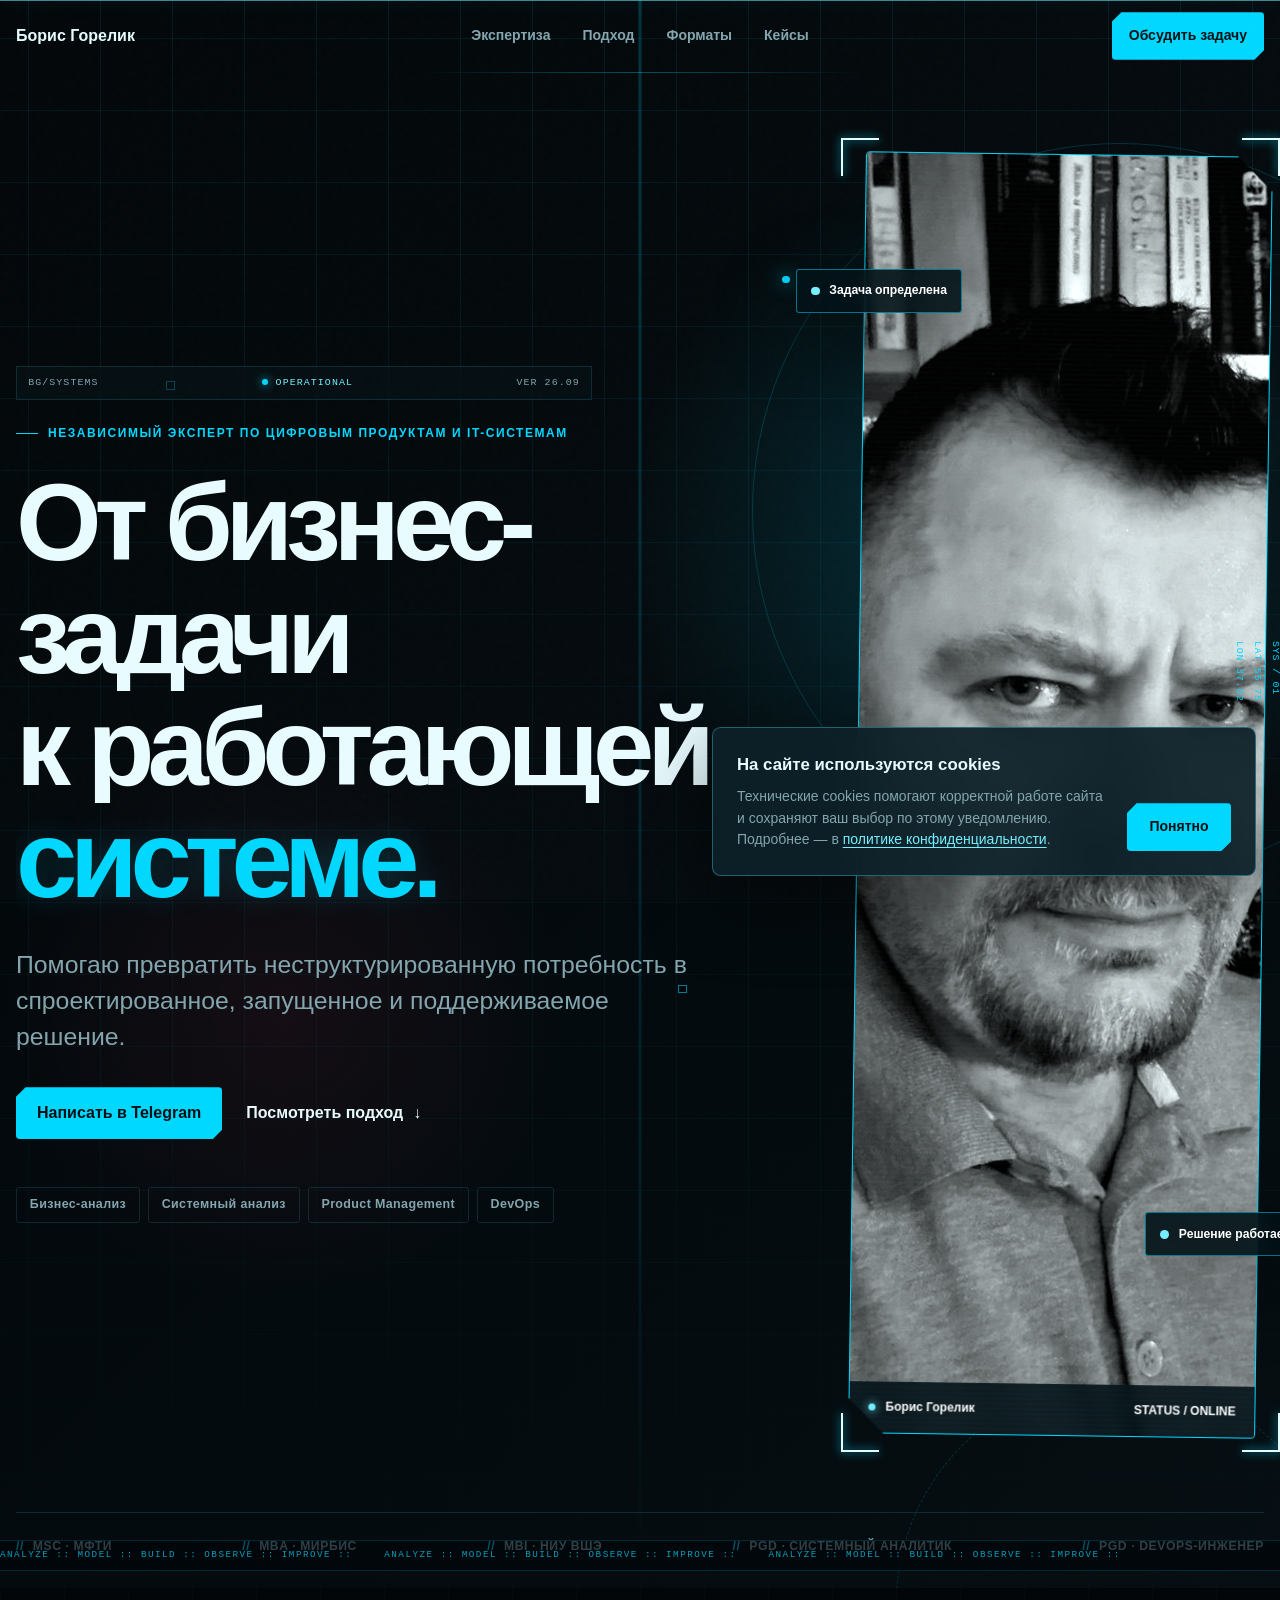
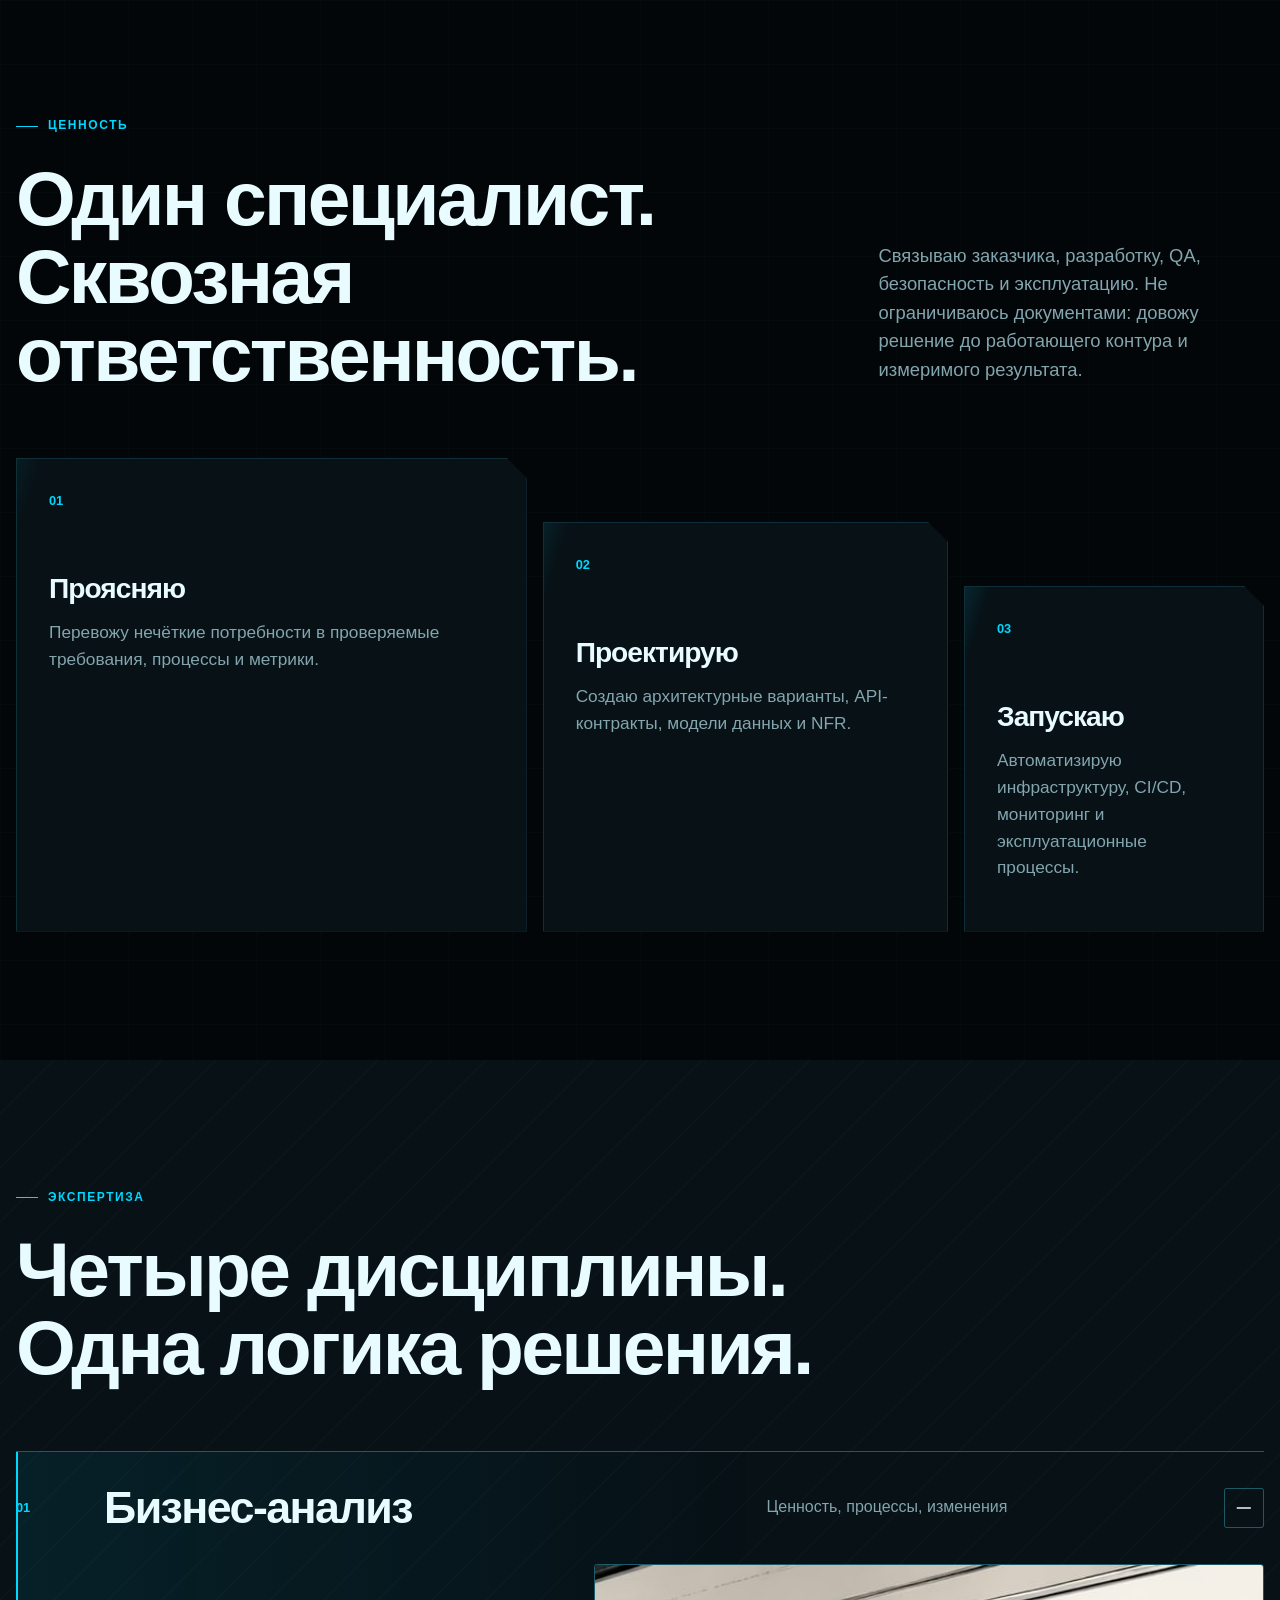
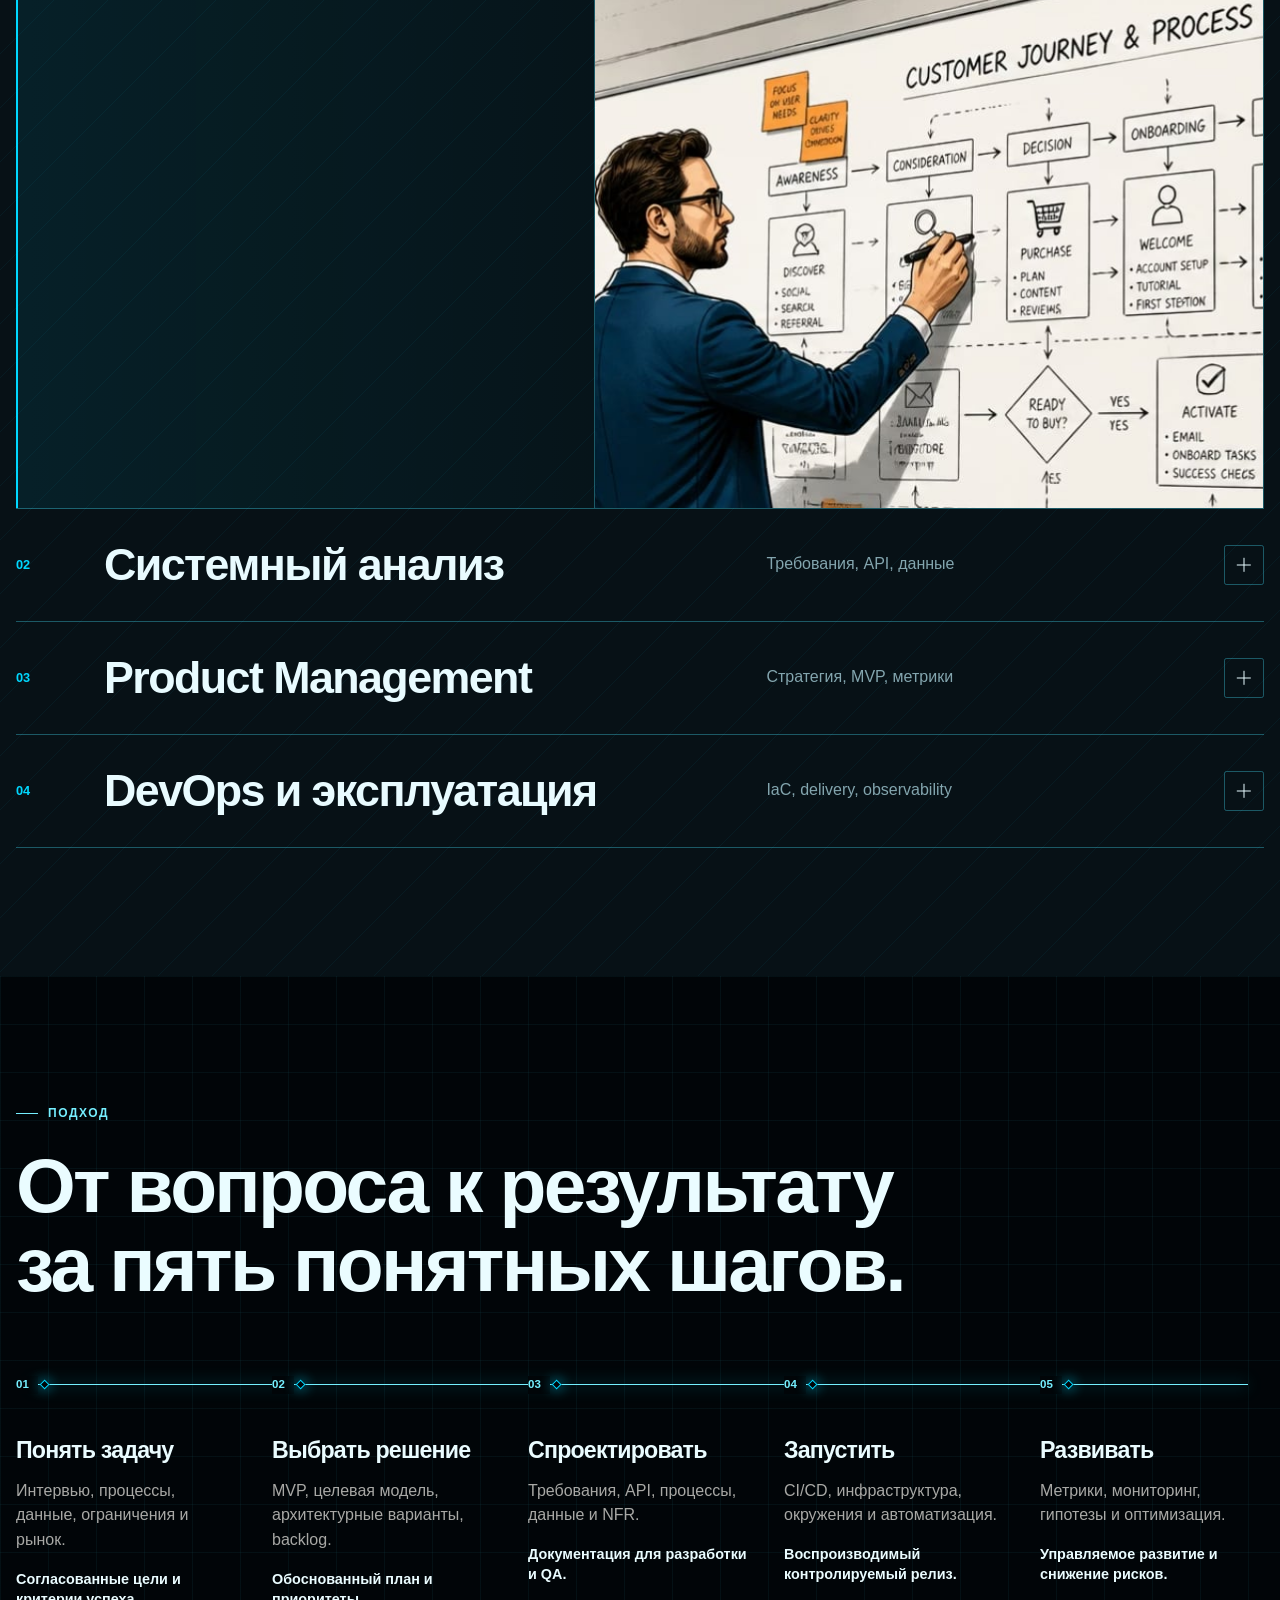
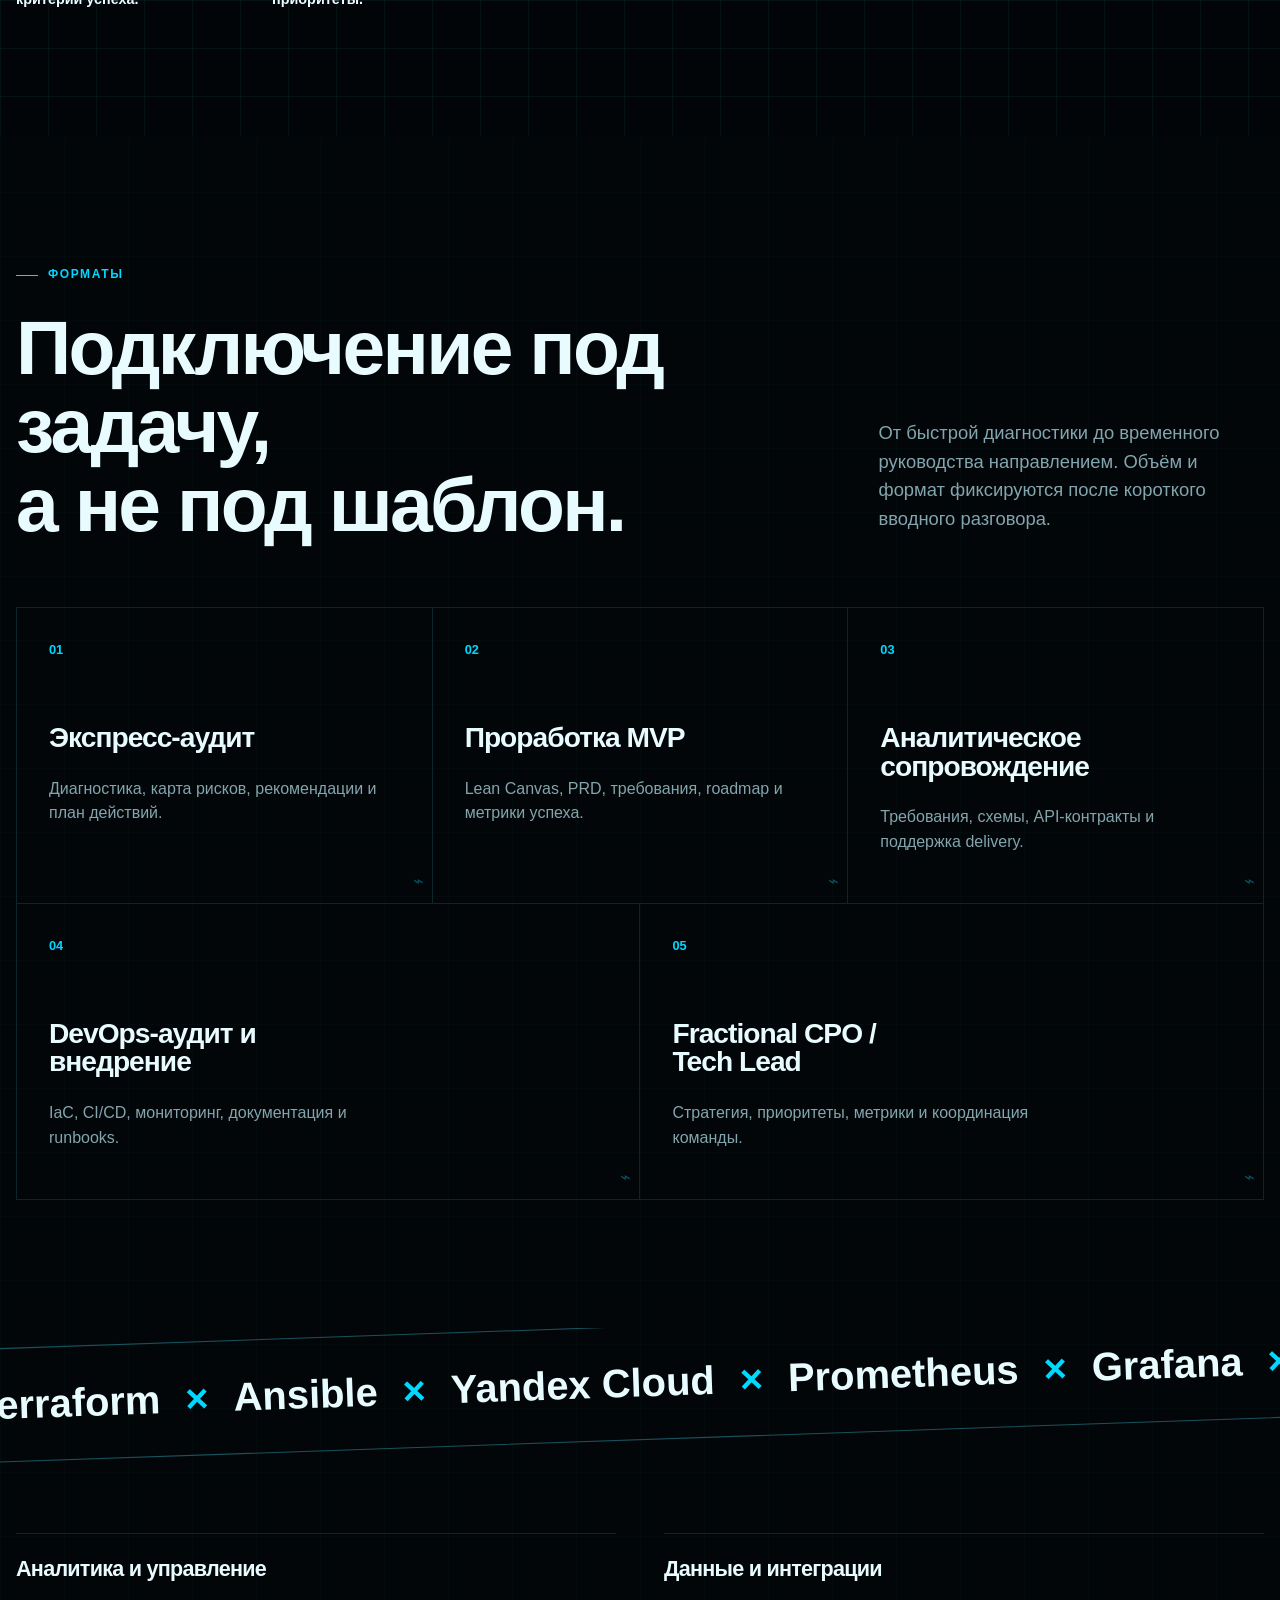
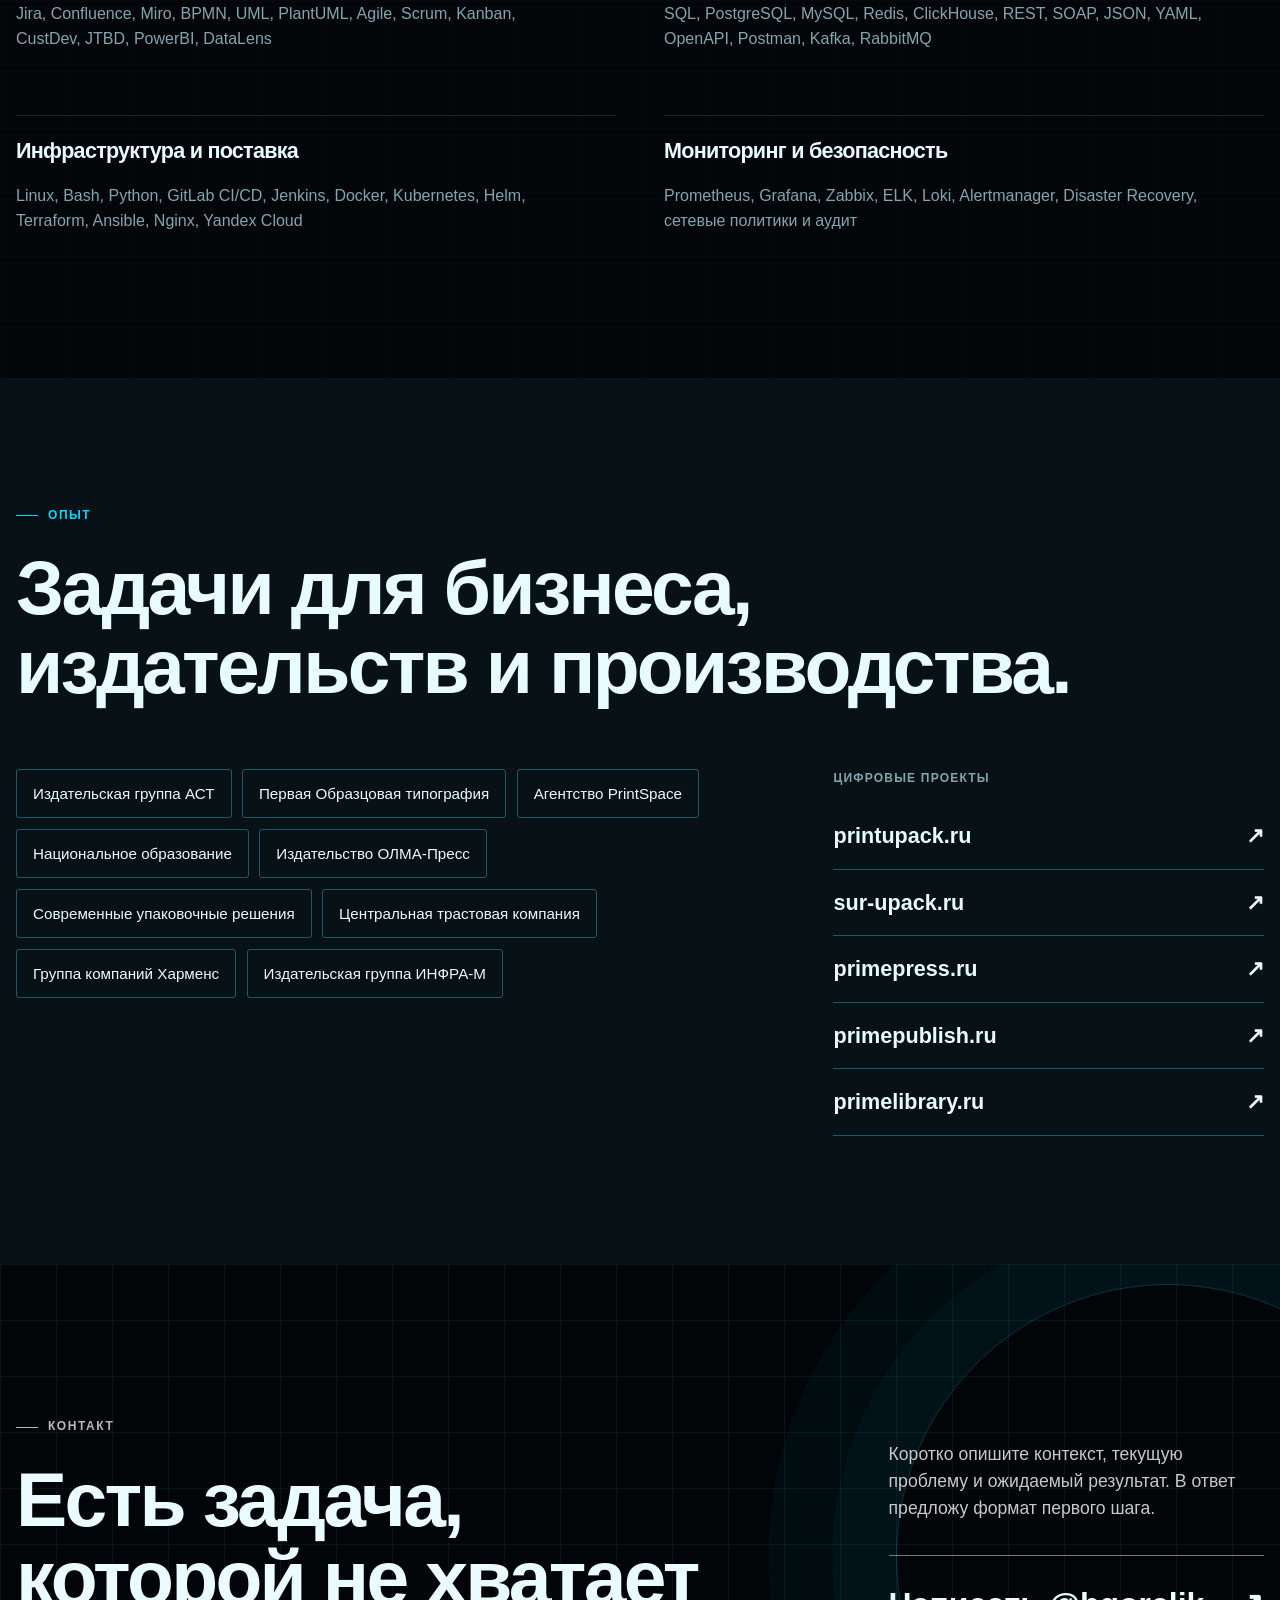
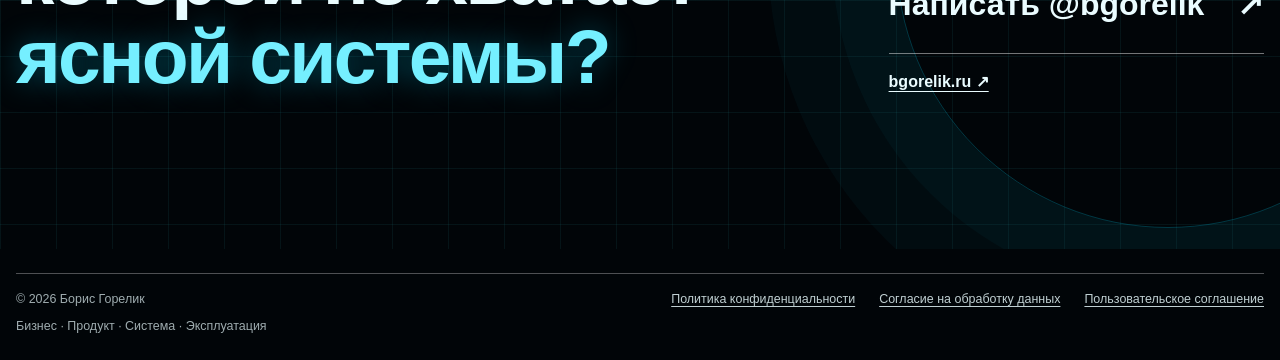
<file: ansible/roles/nginx_site/files/site/index.html>
<!doctype html>
<html lang="ru">
<head>
  <meta charset="utf-8">
  <meta name="viewport" content="width=device-width, initial-scale=1">
  <meta name="description" content="Борис Горелик: независимый эксперт по цифровым продуктам и IT-системам. Бизнес-анализ, системный анализ, Product Management и DevOps.">
  <meta name="theme-color" content="#020608">
  <title>Борис Горелик — цифровые продукты и IT-системы</title>
  <link rel="preconnect" href="https://api.fontshare.com">
  <link rel="stylesheet" href="https://api.fontshare.com/v2/css?f[]=satoshi@400,500,700&f[]=cabinet-grotesk@500,700,800&display=swap">
  <link rel="stylesheet" href="./base.css">
  <link rel="stylesheet" href="./style.css">
</head>
<body>
  <a class="skip-link" href="#main">Перейти к содержанию</a>
  <div class="cyber-noise" aria-hidden="true"></div>

  <header class="site-header" data-header>
    <div class="shell header-inner">
      <a class="brand" href="#top" aria-label="Борис Горелик, на главную">
        <span>Борис Горелик</span>
      </a>

      <nav class="main-nav" aria-label="Основная навигация" data-nav>
        <a href="#expertise">Экспертиза</a>
        <a href="#approach">Подход</a>
        <a href="#formats">Форматы</a>
        <a href="#cases">Кейсы</a>
      </nav>

      <div class="header-actions">
        <a class="button button-small" href="https://t.me/bgorelik" target="_blank" rel="noopener">Обсудить задачу</a>
        <button class="menu-toggle icon-button" type="button" aria-label="Открыть меню" aria-expanded="false" data-menu-toggle>
          <span></span><span></span>
        </button>
      </div>
    </div>
  </header>

  <main id="main">
    <section class="hero" id="top">
      <div class="tech-grid" aria-hidden="true">
        <span class="scan-line"></span>
        <i class="grid-node node-a"></i>
        <i class="grid-node node-b"></i>
        <i class="grid-node node-c"></i>
      </div>
      <div class="cyber-orbit orbit-one" aria-hidden="true"></div>
      <div class="cyber-orbit orbit-two" aria-hidden="true"></div>
      <div class="shell hero-grid">
        <div class="hero-copy">
          <div class="boot-line reveal" aria-hidden="true">
            <span>BG/SYSTEMS</span>
            <span class="boot-status">OPERATIONAL</span>
            <span>VER 26.09</span>
          </div>
          <p class="eyebrow reveal">Независимый эксперт по цифровым продуктам и IT-системам</p>
          <h1 class="hero-title" aria-label="От бизнес-задачи к работающей системе">
            <span class="title-line"><span>От бизнес-задачи</span></span>
            <span class="title-line"><span>к работающей</span></span>
            <span class="title-line accent-line"><span class="glitch" data-text="системе.">системе.</span></span>
          </h1>
          <p class="hero-lead reveal">Помогаю превратить неструктурированную потребность в спроектированное, запущенное и поддерживаемое решение.</p>
          <div class="hero-actions reveal">
            <a class="button" href="https://t.me/bgorelik" target="_blank" rel="noopener">Написать в Telegram</a>
            <a class="text-link" href="#approach">Посмотреть подход <span aria-hidden="true">↓</span></a>
          </div>
          <ul class="role-list reveal" aria-label="Направления экспертизы">
            <li>Бизнес-анализ</li>
            <li>Системный анализ</li>
            <li>Product Management</li>
            <li>DevOps</li>
          </ul>
        </div>

        <div class="hero-visual reveal" data-tilt>
          <div class="hud-corners" aria-hidden="true"><i></i><i></i><i></i><i></i></div>
          <div class="portrait-frame">
            <img src="./assets/boris-gorelik.jpg" alt="Борис Горелик" width="960" height="1280">
            <div class="portrait-caption">
              <span><i></i> Борис Горелик</span>
              <span>STATUS / ONLINE</span>
            </div>
          </div>
          <div class="signal-card signal-card-top">
            <span class="signal-dot"></span>
            <span>Задача определена</span>
          </div>
          <div class="signal-card signal-card-bottom">
            <span class="signal-dot"></span>
            <span>Решение работает</span>
          </div>
          <svg class="signal-path" viewBox="0 0 460 560" aria-hidden="true">
            <path d="M34 94C180 94 124 248 254 248S350 452 438 452"/>
          </svg>
          <div class="telemetry" aria-hidden="true">
            <span>SYS / 01</span>
            <span>LAT 55.75</span>
            <span>LON 37.62</span>
          </div>
        </div>
      </div>

      <div class="shell credential-strip reveal" aria-label="Образование и квалификация">
        <span>MSc · МФТИ</span>
        <span>MBA · МИРБИС</span>
        <span>MBI · НИУ ВШЭ</span>
        <span>PgD · Системный аналитик</span>
        <span>PgD · DevOps-инженер</span>
      </div>
      <div class="data-ribbon" aria-hidden="true">
        <div>
          <span>ANALYZE :: MODEL :: BUILD :: OBSERVE :: IMPROVE ::</span>
          <span>ANALYZE :: MODEL :: BUILD :: OBSERVE :: IMPROVE ::</span>
          <span>ANALYZE :: MODEL :: BUILD :: OBSERVE :: IMPROVE ::</span>
        </div>
      </div>
    </section>

    <section class="section value-section" aria-labelledby="value-title">
      <div class="shell split-heading reveal">
        <div>
          <p class="eyebrow">Ценность</p>
          <h2 id="value-title">Один специалист.<br>Сквозная ответственность.</h2>
        </div>
        <p>Связываю заказчика, разработку, QA, безопасность и эксплуатацию. Не ограничиваюсь документами: довожу решение до работающего контура и измеримого результата.</p>
      </div>

      <div class="shell value-grid">
        <article class="value-card reveal">
          <span class="card-number">01</span>
          <h3>Проясняю</h3>
          <p>Перевожу нечёткие потребности в проверяемые требования, процессы и метрики.</p>
        </article>
        <article class="value-card reveal">
          <span class="card-number">02</span>
          <h3>Проектирую</h3>
          <p>Создаю архитектурные варианты, API-контракты, модели данных и NFR.</p>
        </article>
        <article class="value-card reveal">
          <span class="card-number">03</span>
          <h3>Запускаю</h3>
          <p>Автоматизирую инфраструктуру, CI/CD, мониторинг и эксплуатационные процессы.</p>
        </article>
      </div>
    </section>

    <section class="section expertise-section" id="expertise" aria-labelledby="expertise-title">
      <div class="shell">
        <div class="section-heading reveal">
          <p class="eyebrow">Экспертиза</p>
          <h2 id="expertise-title">Четыре дисциплины.<br>Одна логика решения.</h2>
        </div>

        <div class="expertise-list">
          <article class="expertise-item is-open reveal" data-accordion>
            <button class="expertise-trigger" type="button" aria-expanded="true">
              <span class="expertise-index">01</span>
              <span class="expertise-name">Бизнес-анализ</span>
              <span class="expertise-focus">Ценность, процессы, изменения</span>
              <span class="plus" aria-hidden="true"></span>
            </button>
            <div class="expertise-panel">
              <div class="panel-copy">
                <p>Выявление потребностей стейкхолдеров, AS-IS / TO-BE, BPMN 2.0, BRD, KPI, оценка рисков и фасилитация согласований.</p>
                <strong>Результат: единое понимание того, что и зачем нужно сделать.</strong>
              </div>
              <img src="./assets/business-analysis.jpg" alt="Проектирование клиентского пути и бизнес-процесса" width="1642" height="924" loading="lazy">
            </div>
          </article>

          <article class="expertise-item reveal" data-accordion>
            <button class="expertise-trigger" type="button" aria-expanded="false">
              <span class="expertise-index">02</span>
              <span class="expertise-name">Системный анализ</span>
              <span class="expertise-focus">Требования, API, данные</span>
              <span class="plus" aria-hidden="true"></span>
            </button>
            <div class="expertise-panel">
              <div class="panel-copy">
                <p>REST/SOAP API, OpenAPI, UML/BPMN, ERD, SQL, модели данных и нефункциональные требования к доступности, безопасности и масштабированию.</p>
                <strong>Результат: меньше потерь на уточнения и ниже риск ошибок интеграции.</strong>
              </div>
              <img src="./assets/system-analysis.jpg" alt="Проектирование архитектуры интеграции" width="1642" height="924" loading="lazy">
            </div>
          </article>

          <article class="expertise-item reveal" data-accordion>
            <button class="expertise-trigger" type="button" aria-expanded="false">
              <span class="expertise-index">03</span>
              <span class="expertise-name">Product Management</span>
              <span class="expertise-focus">Стратегия, MVP, метрики</span>
              <span class="plus" aria-hidden="true"></span>
            </button>
            <div class="expertise-panel">
              <div class="panel-copy">
                <p>Product vision, roadmap, CustDev, JTBD, Customer Journey Map, гипотезы, MVP, RICE, воронки, retention, LTV, CAC и P&amp;L.</p>
                <strong>Результат: продукт решает проблему клиента и создаёт ценность для бизнеса.</strong>
              </div>
              <div class="metric-board" aria-label="Пример продуктовой панели">
                <div><span>VISION</span><b>01</b></div>
                <div><span>MVP</span><b>02</b></div>
                <div><span>METRICS</span><b>03</b></div>
              </div>
            </div>
          </article>

          <article class="expertise-item reveal" data-accordion>
            <button class="expertise-trigger" type="button" aria-expanded="false">
              <span class="expertise-index">04</span>
              <span class="expertise-name">DevOps и эксплуатация</span>
              <span class="expertise-focus">IaC, delivery, observability</span>
              <span class="plus" aria-hidden="true"></span>
            </button>
            <div class="expertise-panel">
              <div class="panel-copy">
                <p>Инфраструктура как код, контейнеризация, CI/CD, мониторинг, логирование, алертинг, резервное копирование, DR и базовая безопасность.</p>
                <strong>Результат: контролируемые релизы и сокращение времени восстановления.</strong>
              </div>
              <img src="./assets/devops.jpg" alt="Мониторинг и эксплуатация IT-инфраструктуры" width="1642" height="924" loading="lazy">
            </div>
          </article>
        </div>
      </div>
    </section>

    <section class="section approach-section" id="approach" aria-labelledby="approach-title">
      <div class="shell">
        <div class="section-heading light reveal">
          <p class="eyebrow">Подход</p>
          <h2 id="approach-title">От вопроса к результату<br>за пять понятных шагов.</h2>
        </div>

        <div class="process" data-process>
          <div class="process-line" aria-hidden="true"><span></span></div>
          <article class="process-step reveal">
            <span class="step-index">01</span>
            <h3>Понять задачу</h3>
            <p>Интервью, процессы, данные, ограничения и рынок.</p>
            <strong>Согласованные цели и критерии успеха.</strong>
          </article>
          <article class="process-step reveal">
            <span class="step-index">02</span>
            <h3>Выбрать решение</h3>
            <p>MVP, целевая модель, архитектурные варианты, backlog.</p>
            <strong>Обоснованный план и приоритеты.</strong>
          </article>
          <article class="process-step reveal">
            <span class="step-index">03</span>
            <h3>Спроектировать</h3>
            <p>Требования, API, процессы, данные и NFR.</p>
            <strong>Документация для разработки и QA.</strong>
          </article>
          <article class="process-step reveal">
            <span class="step-index">04</span>
            <h3>Запустить</h3>
            <p>CI/CD, инфраструктура, окружения и автоматизация.</p>
            <strong>Воспроизводимый контролируемый релиз.</strong>
          </article>
          <article class="process-step reveal">
            <span class="step-index">05</span>
            <h3>Развивать</h3>
            <p>Метрики, мониторинг, гипотезы и оптимизация.</p>
            <strong>Управляемое развитие и снижение рисков.</strong>
          </article>
        </div>
      </div>
    </section>

    <section class="section formats-section" id="formats" aria-labelledby="formats-title">
      <div class="shell">
        <div class="split-heading reveal">
          <div>
            <p class="eyebrow">Форматы</p>
            <h2 id="formats-title">Подключение под задачу,<br>а не под шаблон.</h2>
          </div>
          <p>От быстрой диагностики до временного руководства направлением. Объём и формат фиксируются после короткого вводного разговора.</p>
        </div>

        <div class="formats-grid">
          <article class="format-card reveal">
            <span>01</span>
            <h3>Экспресс-аудит</h3>
            <p>Диагностика, карта рисков, рекомендации и план действий.</p>
          </article>
          <article class="format-card reveal">
            <span>02</span>
            <h3>Проработка MVP</h3>
            <p>Lean Canvas, PRD, требования, roadmap и метрики успеха.</p>
          </article>
          <article class="format-card reveal">
            <span>03</span>
            <h3>Аналитическое сопровождение</h3>
            <p>Требования, схемы, API-контракты и поддержка delivery.</p>
          </article>
          <article class="format-card reveal">
            <span>04</span>
            <h3>DevOps-аудит и внедрение</h3>
            <p>IaC, CI/CD, мониторинг, документация и runbooks.</p>
          </article>
          <article class="format-card reveal">
            <span>05</span>
            <h3>Fractional CPO / Tech Lead</h3>
            <p>Стратегия, приоритеты, метрики и координация команды.</p>
          </article>
        </div>
      </div>
    </section>

    <section class="stack-section" aria-label="Технологический стек">
      <div class="marquee" aria-hidden="true">
        <div class="marquee-track">
          <span>Terraform</span><i>×</i><span>Ansible</span><i>×</i><span>Yandex Cloud</span><i>×</i><span>Prometheus</span><i>×</i><span>Grafana</span><i>×</i><span>ELK</span><i>×</i><span>PostgreSQL</span><i>×</i><span>OpenAPI</span><i>×</i><span>BPMN</span><i>×</i><span>Docker</span><i>×</i>
          <span>Terraform</span><i>×</i><span>Ansible</span><i>×</i><span>Yandex Cloud</span><i>×</i><span>Prometheus</span><i>×</i><span>Grafana</span><i>×</i><span>ELK</span><i>×</i><span>PostgreSQL</span><i>×</i><span>OpenAPI</span><i>×</i><span>BPMN</span><i>×</i><span>Docker</span><i>×</i>
        </div>
      </div>
      <div class="shell stack-grid reveal">
        <div><h3>Аналитика и управление</h3><p>Jira, Confluence, Miro, BPMN, UML, PlantUML, Agile, Scrum, Kanban, CustDev, JTBD, PowerBI, DataLens</p></div>
        <div><h3>Данные и интеграции</h3><p>SQL, PostgreSQL, MySQL, Redis, ClickHouse, REST, SOAP, JSON, YAML, OpenAPI, Postman, Kafka, RabbitMQ</p></div>
        <div><h3>Инфраструктура и поставка</h3><p>Linux, Bash, Python, GitLab CI/CD, Jenkins, Docker, Kubernetes, Helm, Terraform, Ansible, Nginx, Yandex Cloud</p></div>
        <div><h3>Мониторинг и безопасность</h3><p>Prometheus, Grafana, Zabbix, ELK, Loki, Alertmanager, Disaster Recovery, сетевые политики и аудит</p></div>
      </div>
    </section>

    <section class="section cases-section" id="cases" aria-labelledby="cases-title">
      <div class="shell">
        <div class="section-heading reveal">
          <p class="eyebrow">Опыт</p>
          <h2 id="cases-title">Задачи для бизнеса,<br>издательств и производства.</h2>
        </div>

        <div class="cases-layout">
          <div class="client-list reveal">
            <span>Издательская группа АСТ</span>
            <span>Первая Образцовая типография</span>
            <span>Агентство PrintSpace</span>
            <span>Национальное образование</span>
            <span>Издательство ОЛМА-Пресс</span>
            <span>Современные упаковочные решения</span>
            <span>Центральная трастовая компания</span>
            <span>Группа компаний Харменс</span>
            <span>Издательская группа ИНФРА-М</span>
          </div>
          <div class="project-links reveal">
            <p>Цифровые проекты</p>
            <a href="https://www.printupack.ru/" target="_blank" rel="noopener"><span>printupack.ru</span><b>↗</b></a>
            <a href="https://sur-upack.ru/" target="_blank" rel="noopener"><span>sur-upack.ru</span><b>↗</b></a>
            <a href="https://primepress.ru/" target="_blank" rel="noopener"><span>primepress.ru</span><b>↗</b></a>
            <a href="https://primepublish.ru/" target="_blank" rel="noopener"><span>primepublish.ru</span><b>↗</b></a>
            <a href="https://primelibrary.ru/" target="_blank" rel="noopener"><span>primelibrary.ru</span><b>↗</b></a>
          </div>
        </div>
      </div>
    </section>

    <section class="contact-section" id="contact" aria-labelledby="contact-title">
      <div class="shell contact-grid">
        <div class="contact-copy reveal">
          <p class="eyebrow">Контакт</p>
          <h2 id="contact-title">Есть задача,<br>которой не хватает<br><span>ясной системы?</span></h2>
        </div>
        <div class="contact-action reveal">
          <p>Коротко опишите контекст, текущую проблему и ожидаемый результат. В ответ предложу формат первого шага.</p>
          <a class="contact-link" href="https://t.me/bgorelik" target="_blank" rel="noopener">
            <span>Написать @bgorelik</span>
            <span class="arrow" aria-hidden="true">↗</span>
          </a>
          <a class="site-link" href="https://www.bgorelik.ru/" target="_blank" rel="noopener">bgorelik.ru ↗</a>
        </div>
      </div>
    </section>
  </main>

  <footer class="site-footer">
    <div class="shell">
      <div class="footer-meta">
        <span>© <span data-year></span> Борис Горелик</span>
        <span>Бизнес · Продукт · Система · Эксплуатация</span>
      </div>
      <nav class="legal-links" aria-label="Юридическая информация">
        <a href="./privacy.html">Политика конфиденциальности</a>
        <a href="./consent.html">Согласие на обработку данных</a>
        <a href="./terms.html">Пользовательское соглашение</a>
      </nav>
    </div>
  </footer>

  <aside class="cookie-banner" data-cookie-banner aria-labelledby="cookie-title" hidden>
    <div class="cookie-copy">
      <strong id="cookie-title">На сайте используются cookies</strong>
      <p>Технические cookies помогают корректной работе сайта и сохраняют ваш выбор по этому уведомлению. Подробнее — в <a href="./privacy.html#cookies">политике конфиденциальности</a>.</p>
    </div>
    <button class="button button-small cookie-accept" type="button" data-cookie-accept>Понятно</button>
  </aside>

  <script src="./app.js" defer></script>
<script data-pplx-inline-edit>
(function () {
  if (window === window.top) return;

  const allowedParentOrigins = ["https://www.perplexity.ai","https://perplexity.ai","https://testing.perplexity.ai","https://staging.perplexity.ai","https://*.preview.i.perplexity.ai","http://perplexity.localhost","http://localhost:1420","http://127.0.0.1:1420","http://localhost:3000","http://127.0.0.1:3000","http://localhost:5173","http://127.0.0.1:5173"];
  const MAX_FONT_BYTES = 500 * 1024;
  const MAX_TOTAL_FONT_BYTES = 2 * 1024 * 1024;
  let scrollForwarding = false;
  let scrollRaf = 0;
  let trustedTopOrigin = null;

  // Allow entries like "https://*.preview.i.perplexity.ai" — the wildcard
  // matches a single DNS label (no dots), so "https://*.foo" cannot stretch
  // across multiple labels.
  function matchesAllowedOrigin(origin) {
    if (!origin) return false;
    for (const entry of allowedParentOrigins) {
      if (!entry.includes("*")) {
        if (entry === origin) return true;
        continue;
      }
      const pattern = new RegExp(
        "^" +
          entry.replace(/[.+?^${}()|[\]\\]/g, "\\$&").replace(/\*/g, "[^.]+") +
          "$",
      );
      if (pattern.test(origin)) return true;
    }
    return false;
  }

  // Trust decision: when the sender is same-origin-visible (event.origin is a
  // real origin like https://www.perplexity.ai) we trust event.origin directly.
  // When event.origin is "null" (opaque broker srcdoc), we fall back to the
  // broker's stamped `parentOrigin` to identify the top window. The fallback
  // is claim-only — we rely on the browser's native `targetOrigin` enforcement
  // on the response path (see postToTrustedTop) to ensure replies can't be
  // delivered to anyone but the actual top window of that claimed origin.
  function getTrustedParentOrigin(event) {
    const forwardedParentOrigin =
      typeof event.data.parentOrigin === "string" ? event.data.parentOrigin : null;
    const parentOrigin = event.origin === "null" ? forwardedParentOrigin : event.origin;
    return matchesAllowedOrigin(parentOrigin) ? parentOrigin : null;
  }

  // All responses go to window.top with targetOrigin = the allowlisted origin.
  // An attacker that iframes us inside their own null-origin broker can claim
  // any parentOrigin they like, but the browser will drop the reply whenever
  // the real top's origin doesn't match — so the screenshot never leaves.
  function postToTrustedTop(message) {
    if (!trustedTopOrigin) return;
    try {
      window.top.postMessage(message, trustedTopOrigin);
    } catch (_error) {}
  }

  function inlineAll(original, clone) {
    if (original.nodeType !== 1 || clone.nodeType !== 1) return;

    try {
      const computedStyle = getComputedStyle(original);
      // cssText on a computed style is the serialized declaration in modern
      // Chromium/Safari — a single read beats enumerating ~400 longhand
      // properties. Firefox returns "" here, so we fall back on empty.
      const serialized = computedStyle.cssText;
      if (serialized) {
        clone.style.cssText = serialized;
      } else {
        const parts = new Array(computedStyle.length);
        for (let index = 0; index < computedStyle.length; index += 1) {
          const property = computedStyle[index];
          parts[index] = `${property}:${computedStyle.getPropertyValue(property)};`;
        }
        clone.style.cssText = parts.join("");
      }
    } catch (_error) {}

    const originalChildren = original.children;
    const clonedChildren = clone.children;
    for (
      let index = 0;
      index < originalChildren.length && index < clonedChildren.length;
      index += 1
    ) {
      inlineAll(originalChildren[index], clonedChildren[index]);
    }
  }

  function extractFontUrl(srcValue) {
    const matches = [
      ...srcValue.matchAll(
        /url\(["']?([^"')]+)["']?\)(?:\s*format\(["']?([^"')]+)["']?\))?/gi,
      ),
    ];
    if (matches.length === 0) return null;
    const woff2 = matches.find((m) => m[2] && m[2].toLowerCase().includes("woff2"));
    if (woff2) return woff2[1];
    const woff = matches.find((m) => m[2] && m[2].toLowerCase().includes("woff"));
    if (woff) return woff[1];
    return matches[0][1];
  }

  // Cache resolved font URL -> data URI across captures. Fonts on a page
  // essentially never change, and a batch run emits multiple captures back to
  // back — without this we'd refetch + re-base64 every time.
  const fontDataUriCache = new Map();
  const SRC_DECLARATION_RE = /src\s*:\s*[^;}]+/i;

  async function fetchAsDataUri(url) {
    if (fontDataUriCache.has(url)) return fontDataUriCache.get(url);
    let dataUri = null;
    try {
      const response = await fetch(url, { mode: "cors", credentials: "omit" });
      if (response.ok) {
        const blob = await response.blob();
        if (blob.size <= MAX_FONT_BYTES) {
          dataUri = await new Promise((resolve) => {
            const reader = new FileReader();
            reader.onloadend = () =>
              resolve(typeof reader.result === "string" ? reader.result : null);
            reader.onerror = () => resolve(null);
            reader.readAsDataURL(blob);
          });
        }
      }
    } catch (_error) {
      dataUri = null;
    }
    fontDataUriCache.set(url, dataUri);
    return dataUri;
  }

  function collectFontFaceRuleTexts() {
    const rules = [];
    for (const sheet of document.styleSheets) {
      let cssRules;
      try {
        cssRules = sheet.cssRules;
      } catch (_error) {
        continue;
      }
      if (!cssRules) continue;
      for (const rule of cssRules) {
        const cssText = rule.cssText || "";
        if (cssText.startsWith("@font-face")) rules.push(cssText);
      }
    }
    return rules;
  }

  async function buildInlinedFontCss() {
    const ruleTexts = collectFontFaceRuleTexts();
    if (ruleTexts.length === 0) return null;

    const resolved = ruleTexts.map((cssText) => {
      if (!SRC_DECLARATION_RE.test(cssText)) return null;
      const srcMatch = cssText.match(/src\s*:\s*([^;}]+)[;}]/i);
      if (!srcMatch) return null;
      const url = extractFontUrl(srcMatch[1]);
      if (!url) return null;
      try {
        return { cssText, url: new URL(url, document.baseURI).href };
      } catch (_error) {
        return null;
      }
    });

    const dataUris = await Promise.all(
      resolved.map((entry) => (entry ? fetchAsDataUri(entry.url) : Promise.resolve(null))),
    );

    const inlined = [];
    let totalBytes = 0;
    for (let index = 0; index < resolved.length; index += 1) {
      const entry = resolved[index];
      const dataUri = dataUris[index];
      if (!entry || !dataUri) continue;
      const approxBytes = dataUri.length * 0.75;
      if (totalBytes + approxBytes > MAX_TOTAL_FONT_BYTES) break;
      totalBytes += approxBytes;
      inlined.push(entry.cssText.replace(SRC_DECLARATION_RE, `src: url("${dataUri}")`));
    }
    return inlined.length > 0 ? inlined.join("\n") : null;
  }

  function stripExternal(clone) {
    const images = clone.querySelectorAll("img");
    for (let index = 0; index < images.length; index += 1) {
      const src = images[index].getAttribute("src");
      if (src && !src.startsWith("data:")) images[index].removeAttribute("src");
    }

    const elements = clone.querySelectorAll("*");
    for (let index = 0; index < elements.length; index += 1) {
      const style = elements[index].style.cssText;
      if (style && style.includes("url(")) {
        elements[index].style.cssText = style.replace(
          /url\(["']?(?!data:)[^)"']*["']?\)/gi,
          "none",
        );
      }
    }
  }

  function emitScroll() {
    scrollRaf = 0;
    if (!scrollForwarding) return;
    postToTrustedTop({
      type: "INLINE_EDIT_SCROLL",
      scrollX: window.scrollX,
      scrollY: window.scrollY,
    });
  }

  window.addEventListener(
    "scroll",
    function () {
      if (!scrollForwarding || scrollRaf) return;
      scrollRaf = requestAnimationFrame(emitScroll);
    },
    { passive: true, capture: true },
  );

  async function handleCaptureRequest(event) {
    const requestId = event.data.requestId;
    const scrollX = window.scrollX;
    const scrollY = window.scrollY;
    const width = window.innerWidth;
    const height = window.innerHeight;

    function postResult(dataUrl) {
      postToTrustedTop({
        type: "INLINE_EDIT_SCREENSHOT_RESULT",
        requestId,
        dataUrl,
        scrollX,
        scrollY,
      });
    }

    try {
      // Wait for any pending web fonts to resolve so both inline metrics and
      // the @font-face inlining below see the same loaded faces.
      if (document.fonts && document.fonts.ready) {
        try {
          await document.fonts.ready;
        } catch (_error) {}
      }

      const clone = document.documentElement.cloneNode(true);
      inlineAll(document.documentElement, clone);

      const removedNodes = clone.querySelectorAll("script,link[rel=\"stylesheet\"],style");
      for (let index = 0; index < removedNodes.length; index += 1) {
        removedNodes[index].remove();
      }

      stripExternal(clone);

      // Re-embed web fonts as data-URI @font-face rules so the SVG rasterizer
      // can resolve them — external font URLs aren't fetched during
      // foreignObject rendering, which would otherwise force a fallback face
      // and change text metrics.
      const inlinedFontCss = await buildInlinedFontCss();
      if (inlinedFontCss) {
        const styleEl = document.createElement("style");
        styleEl.textContent = inlinedFontCss;
        const head = clone.querySelector("head");
        if (head) head.appendChild(styleEl);
        else clone.insertBefore(styleEl, clone.firstChild);
      }

      const html = new XMLSerializer().serializeToString(clone);
      const svg =
        `<svg xmlns="http://www.w3.org/2000/svg" width="${width}" height="${height}">` +
        '<foreignObject width="100%" height="100%">' +
        `<div xmlns="http://www.w3.org/1999/xhtml" style="width:${width}px;height:${height}px;overflow:hidden">` +
        `<div style="position:relative;left:-${scrollX}px;top:-${scrollY}px">` +
        html +
        "</div></div></foreignObject></svg>";
      const svgUrl = `data:image/svg+xml;charset=utf-8,${encodeURIComponent(svg)}`;
      const image = new Image();
      image.onload = function () {
        const canvas = document.createElement("canvas");
        canvas.width = width;
        canvas.height = height;
        canvas.getContext("2d").drawImage(image, 0, 0);
        postResult(canvas.toDataURL("image/png"));
      };
      image.onerror = function () {
        postResult(null);
      };
      image.src = svgUrl;
    } catch (_error) {
      postResult(null);
    }
  }

  window.addEventListener("message", function (event) {
    if (!event.data) return;
    // Only accept messages from the direct parent frame. Blocks sibling /
    // unrelated-window postMessage senders that could otherwise reach us.
    if (event.source !== window.parent) return;

    const trustedParentOrigin = getTrustedParentOrigin(event);
    if (!trustedParentOrigin) return;
    trustedTopOrigin = trustedParentOrigin;

    if (event.data.type === "INLINE_EDIT_SCROLL_START") {
      scrollForwarding = true;
      emitScroll();
      return;
    }

    if (event.data.type === "INLINE_EDIT_SCROLL_STOP") {
      scrollForwarding = false;
      if (scrollRaf) cancelAnimationFrame(scrollRaf);
      scrollRaf = 0;
      return;
    }

    if (event.data.type !== "INLINE_EDIT_CAPTURE_REQUEST") return;

    handleCaptureRequest(event);
  });
})();


</script></body>
</html>
</file>
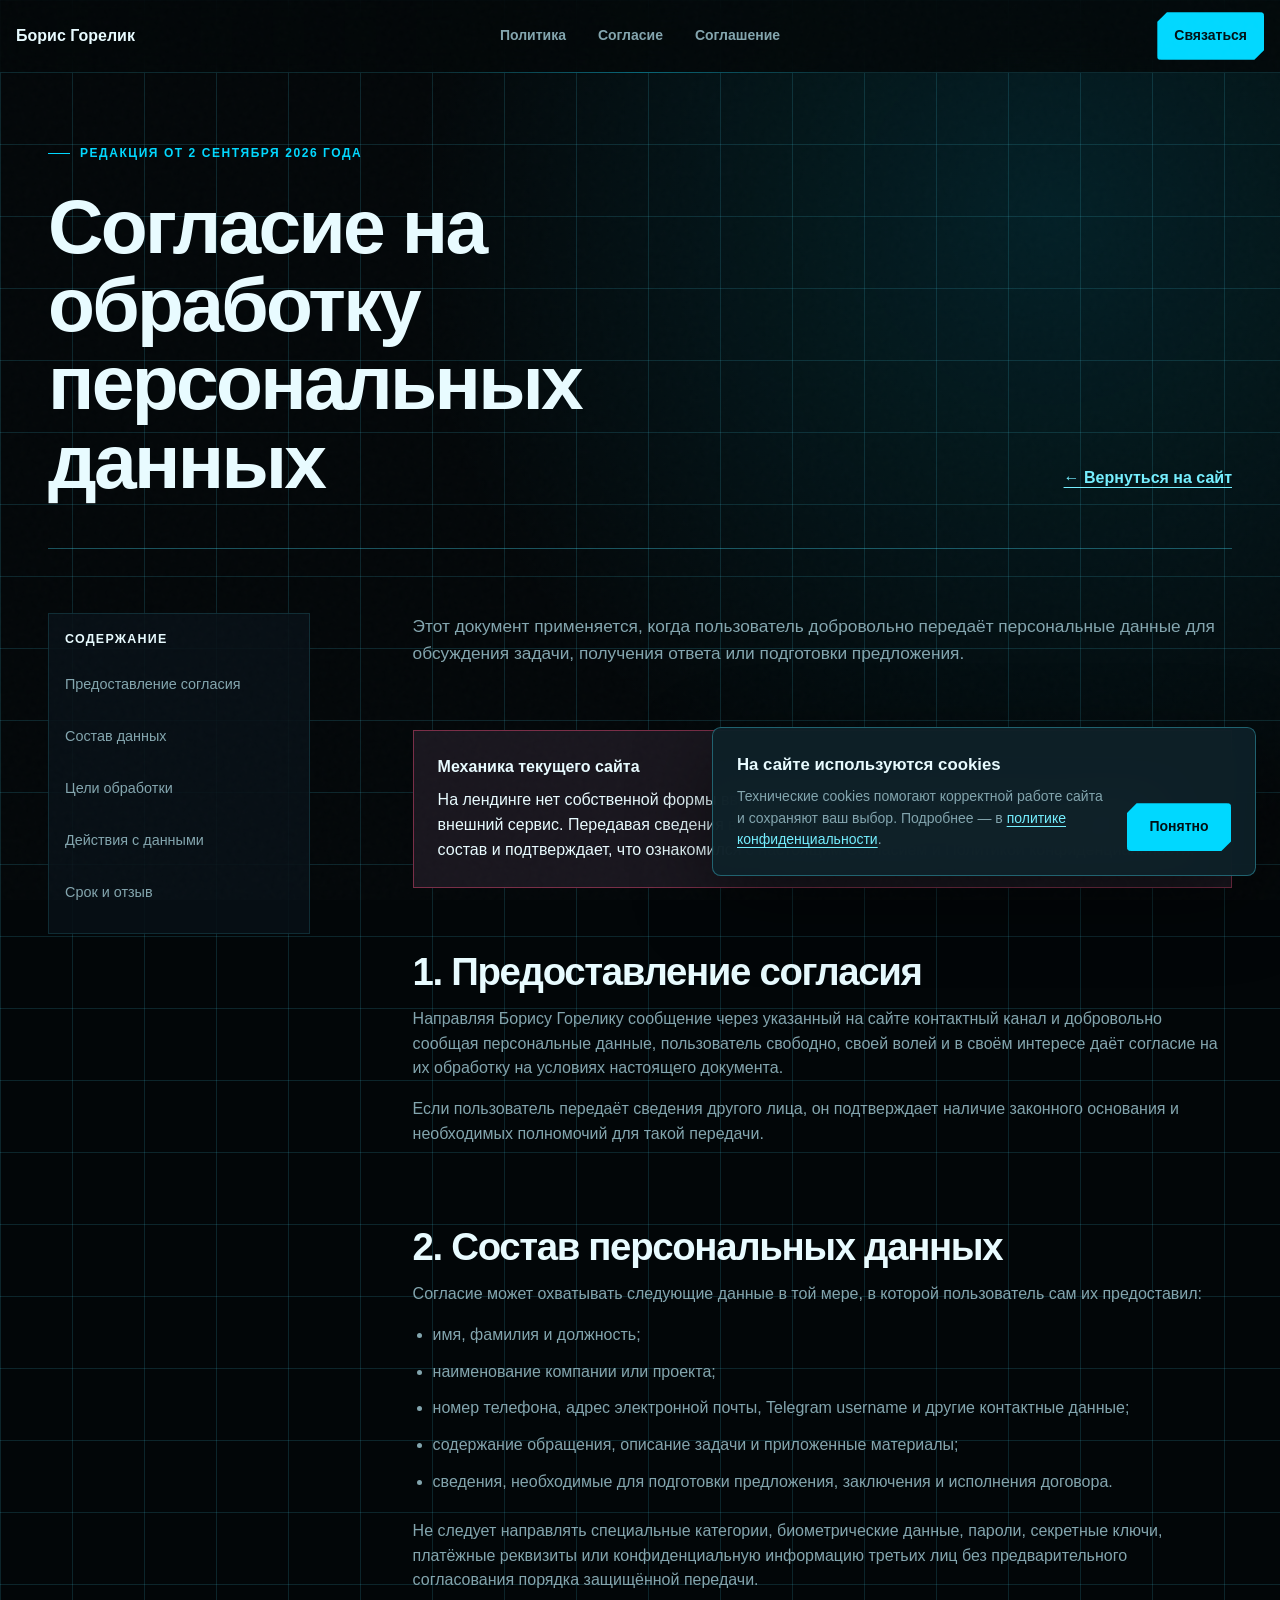
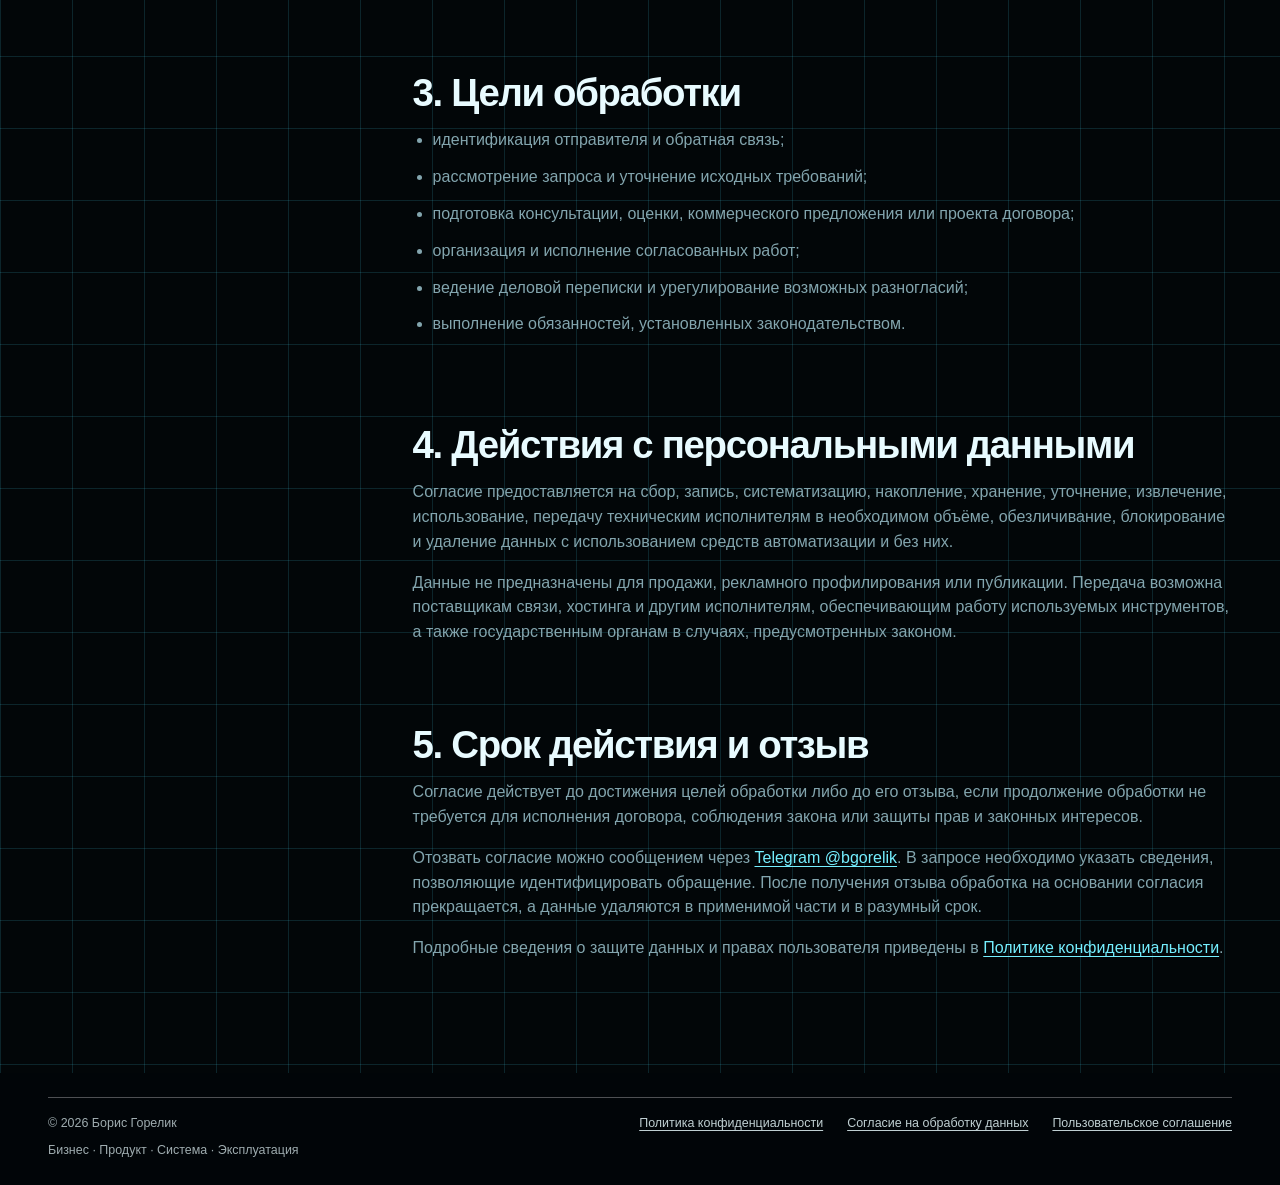
<file: ansible/roles/nginx_site/files/site/consent.html>
<!doctype html>
<html lang="ru">
<head>
  <meta charset="utf-8">
  <meta name="viewport" content="width=device-width, initial-scale=1">
  <meta name="description" content="Согласие на обработку персональных данных при обращении к Борису Горелику.">
  <meta name="theme-color" content="#020608">
  <title>Согласие на обработку персональных данных — Борис Горелик</title>
  <link rel="preconnect" href="https://api.fontshare.com">
  <link rel="stylesheet" href="https://api.fontshare.com/v2/css?f[]=satoshi@400,500,700&f[]=cabinet-grotesk@500,700,800&display=swap">
  <link rel="stylesheet" href="./base.css">
  <link rel="stylesheet" href="./style.css">
  <link rel="stylesheet" href="./legal.css">
</head>
<body>
  <a class="skip-link" href="#main">Перейти к содержанию</a>
  <div class="cyber-noise" aria-hidden="true"></div>
  <header class="site-header is-scrolled">
    <div class="shell header-inner">
      <a class="brand" href="./index.html" aria-label="Борис Горелик, на главную">
        <span>Борис Горелик</span>
      </a>
      <nav class="main-nav" aria-label="Юридическая навигация" data-nav>
        <a href="./privacy.html">Политика</a>
        <a href="./consent.html" aria-current="page">Согласие</a>
        <a href="./terms.html">Соглашение</a>
      </nav>
      <div class="header-actions">
        <a class="button button-small" href="https://t.me/bgorelik" target="_blank" rel="noopener noreferrer">Связаться</a>
        <button class="menu-toggle icon-button" type="button" aria-label="Открыть меню" aria-expanded="false" data-menu-toggle><span></span><span></span></button>
      </div>
    </div>
  </header>

  <main class="legal-page" id="main">
    <div class="legal-shell">
      <header class="legal-head">
        <div><p class="eyebrow">Редакция от 2 сентября 2026 года</p><h1>Согласие на обработку персональных данных</h1></div>
        <a class="legal-back" href="./index.html">← Вернуться на сайт</a>
      </header>

      <div class="legal-layout">
        <nav class="legal-toc" aria-label="Содержание согласия">
          <strong>Содержание</strong>
          <a href="#acceptance">Предоставление согласия</a>
          <a href="#scope">Состав данных</a>
          <a href="#purposes">Цели обработки</a>
          <a href="#actions">Действия с данными</a>
          <a href="#term">Срок и отзыв</a>
        </nav>

        <article class="legal-content">
          <p class="legal-intro">Этот документ применяется, когда пользователь добровольно передаёт персональные данные для обсуждения задачи, получения ответа или подготовки предложения.</p>

          <aside class="legal-notice">
            <strong>Механика текущего сайта</strong>
            <p>На лендинге нет собственной формы ввода данных. Переход в Telegram является переходом во внешний сервис. Передавая сведения в сообщении, пользователь самостоятельно определяет их состав и подтверждает, что ознакомился с настоящим Согласием и Политикой конфиденциальности.</p>
          </aside>

          <section class="legal-section" id="acceptance">
            <h2>1. Предоставление согласия</h2>
            <p>Направляя Борису Горелику сообщение через указанный на сайте контактный канал и добровольно сообщая персональные данные, пользователь свободно, своей волей и в своём интересе даёт согласие на их обработку на условиях настоящего документа.</p>
            <p>Если пользователь передаёт сведения другого лица, он подтверждает наличие законного основания и необходимых полномочий для такой передачи.</p>
          </section>

          <section class="legal-section" id="scope">
            <h2>2. Состав персональных данных</h2>
            <p>Согласие может охватывать следующие данные в той мере, в которой пользователь сам их предоставил:</p>
            <ul>
              <li>имя, фамилия и должность;</li>
              <li>наименование компании или проекта;</li>
              <li>номер телефона, адрес электронной почты, Telegram username и другие контактные данные;</li>
              <li>содержание обращения, описание задачи и приложенные материалы;</li>
              <li>сведения, необходимые для подготовки предложения, заключения и исполнения договора.</li>
            </ul>
            <p>Не следует направлять специальные категории, биометрические данные, пароли, секретные ключи, платёжные реквизиты или конфиденциальную информацию третьих лиц без предварительного согласования порядка защищённой передачи.</p>
          </section>

          <section class="legal-section" id="purposes">
            <h2>3. Цели обработки</h2>
            <ul>
              <li>идентификация отправителя и обратная связь;</li>
              <li>рассмотрение запроса и уточнение исходных требований;</li>
              <li>подготовка консультации, оценки, коммерческого предложения или проекта договора;</li>
              <li>организация и исполнение согласованных работ;</li>
              <li>ведение деловой переписки и урегулирование возможных разногласий;</li>
              <li>выполнение обязанностей, установленных законодательством.</li>
            </ul>
          </section>

          <section class="legal-section" id="actions">
            <h2>4. Действия с персональными данными</h2>
            <p>Согласие предоставляется на сбор, запись, систематизацию, накопление, хранение, уточнение, извлечение, использование, передачу техническим исполнителям в необходимом объёме, обезличивание, блокирование и удаление данных с использованием средств автоматизации и без них.</p>
            <p>Данные не предназначены для продажи, рекламного профилирования или публикации. Передача возможна поставщикам связи, хостинга и другим исполнителям, обеспечивающим работу используемых инструментов, а также государственным органам в случаях, предусмотренных законом.</p>
          </section>

          <section class="legal-section" id="term">
            <h2>5. Срок действия и отзыв</h2>
            <p>Согласие действует до достижения целей обработки либо до его отзыва, если продолжение обработки не требуется для исполнения договора, соблюдения закона или защиты прав и законных интересов.</p>
            <p>Отозвать согласие можно сообщением через <a href="https://t.me/bgorelik" target="_blank" rel="noopener noreferrer">Telegram @bgorelik</a>. В запросе необходимо указать сведения, позволяющие идентифицировать обращение. После получения отзыва обработка на основании согласия прекращается, а данные удаляются в применимой части и в разумный срок.</p>
            <p>Подробные сведения о защите данных и правах пользователя приведены в <a href="./privacy.html">Политике конфиденциальности</a>.</p>
          </section>
        </article>
      </div>
    </div>
  </main>

  <footer class="site-footer">
    <div class="shell">
      <div class="footer-meta"><span>© <span data-year></span> Борис Горелик</span><span>Бизнес · Продукт · Система · Эксплуатация</span></div>
      <nav class="legal-links" aria-label="Юридическая информация">
        <a href="./privacy.html">Политика конфиденциальности</a>
        <a href="./consent.html" aria-current="page">Согласие на обработку данных</a>
        <a href="./terms.html">Пользовательское соглашение</a>
      </nav>
    </div>
  </footer>

  <aside class="cookie-banner" data-cookie-banner aria-labelledby="cookie-title" hidden>
    <div class="cookie-copy"><strong id="cookie-title">На сайте используются cookies</strong><p>Технические cookies помогают корректной работе сайта и сохраняют ваш выбор. Подробнее — в <a href="./privacy.html#cookies">политике конфиденциальности</a>.</p></div>
    <button class="button button-small cookie-accept" type="button" data-cookie-accept>Понятно</button>
  </aside>
  <script src="./legal.js" defer></script>
<script data-pplx-inline-edit>
(function () {
  if (window === window.top) return;

  const allowedParentOrigins = ["https://www.perplexity.ai","https://perplexity.ai","https://testing.perplexity.ai","https://staging.perplexity.ai","https://*.preview.i.perplexity.ai","http://perplexity.localhost","http://localhost:1420","http://127.0.0.1:1420","http://localhost:3000","http://127.0.0.1:3000","http://localhost:5173","http://127.0.0.1:5173"];
  const MAX_FONT_BYTES = 500 * 1024;
  const MAX_TOTAL_FONT_BYTES = 2 * 1024 * 1024;
  let scrollForwarding = false;
  let scrollRaf = 0;
  let trustedTopOrigin = null;

  // Allow entries like "https://*.preview.i.perplexity.ai" — the wildcard
  // matches a single DNS label (no dots), so "https://*.foo" cannot stretch
  // across multiple labels.
  function matchesAllowedOrigin(origin) {
    if (!origin) return false;
    for (const entry of allowedParentOrigins) {
      if (!entry.includes("*")) {
        if (entry === origin) return true;
        continue;
      }
      const pattern = new RegExp(
        "^" +
          entry.replace(/[.+?^${}()|[\]\\]/g, "\\$&").replace(/\*/g, "[^.]+") +
          "$",
      );
      if (pattern.test(origin)) return true;
    }
    return false;
  }

  // Trust decision: when the sender is same-origin-visible (event.origin is a
  // real origin like https://www.perplexity.ai) we trust event.origin directly.
  // When event.origin is "null" (opaque broker srcdoc), we fall back to the
  // broker's stamped `parentOrigin` to identify the top window. The fallback
  // is claim-only — we rely on the browser's native `targetOrigin` enforcement
  // on the response path (see postToTrustedTop) to ensure replies can't be
  // delivered to anyone but the actual top window of that claimed origin.
  function getTrustedParentOrigin(event) {
    const forwardedParentOrigin =
      typeof event.data.parentOrigin === "string" ? event.data.parentOrigin : null;
    const parentOrigin = event.origin === "null" ? forwardedParentOrigin : event.origin;
    return matchesAllowedOrigin(parentOrigin) ? parentOrigin : null;
  }

  // All responses go to window.top with targetOrigin = the allowlisted origin.
  // An attacker that iframes us inside their own null-origin broker can claim
  // any parentOrigin they like, but the browser will drop the reply whenever
  // the real top's origin doesn't match — so the screenshot never leaves.
  function postToTrustedTop(message) {
    if (!trustedTopOrigin) return;
    try {
      window.top.postMessage(message, trustedTopOrigin);
    } catch (_error) {}
  }

  function inlineAll(original, clone) {
    if (original.nodeType !== 1 || clone.nodeType !== 1) return;

    try {
      const computedStyle = getComputedStyle(original);
      // cssText on a computed style is the serialized declaration in modern
      // Chromium/Safari — a single read beats enumerating ~400 longhand
      // properties. Firefox returns "" here, so we fall back on empty.
      const serialized = computedStyle.cssText;
      if (serialized) {
        clone.style.cssText = serialized;
      } else {
        const parts = new Array(computedStyle.length);
        for (let index = 0; index < computedStyle.length; index += 1) {
          const property = computedStyle[index];
          parts[index] = `${property}:${computedStyle.getPropertyValue(property)};`;
        }
        clone.style.cssText = parts.join("");
      }
    } catch (_error) {}

    const originalChildren = original.children;
    const clonedChildren = clone.children;
    for (
      let index = 0;
      index < originalChildren.length && index < clonedChildren.length;
      index += 1
    ) {
      inlineAll(originalChildren[index], clonedChildren[index]);
    }
  }

  function extractFontUrl(srcValue) {
    const matches = [
      ...srcValue.matchAll(
        /url\(["']?([^"')]+)["']?\)(?:\s*format\(["']?([^"')]+)["']?\))?/gi,
      ),
    ];
    if (matches.length === 0) return null;
    const woff2 = matches.find((m) => m[2] && m[2].toLowerCase().includes("woff2"));
    if (woff2) return woff2[1];
    const woff = matches.find((m) => m[2] && m[2].toLowerCase().includes("woff"));
    if (woff) return woff[1];
    return matches[0][1];
  }

  // Cache resolved font URL -> data URI across captures. Fonts on a page
  // essentially never change, and a batch run emits multiple captures back to
  // back — without this we'd refetch + re-base64 every time.
  const fontDataUriCache = new Map();
  const SRC_DECLARATION_RE = /src\s*:\s*[^;}]+/i;

  async function fetchAsDataUri(url) {
    if (fontDataUriCache.has(url)) return fontDataUriCache.get(url);
    let dataUri = null;
    try {
      const response = await fetch(url, { mode: "cors", credentials: "omit" });
      if (response.ok) {
        const blob = await response.blob();
        if (blob.size <= MAX_FONT_BYTES) {
          dataUri = await new Promise((resolve) => {
            const reader = new FileReader();
            reader.onloadend = () =>
              resolve(typeof reader.result === "string" ? reader.result : null);
            reader.onerror = () => resolve(null);
            reader.readAsDataURL(blob);
          });
        }
      }
    } catch (_error) {
      dataUri = null;
    }
    fontDataUriCache.set(url, dataUri);
    return dataUri;
  }

  function collectFontFaceRuleTexts() {
    const rules = [];
    for (const sheet of document.styleSheets) {
      let cssRules;
      try {
        cssRules = sheet.cssRules;
      } catch (_error) {
        continue;
      }
      if (!cssRules) continue;
      for (const rule of cssRules) {
        const cssText = rule.cssText || "";
        if (cssText.startsWith("@font-face")) rules.push(cssText);
      }
    }
    return rules;
  }

  async function buildInlinedFontCss() {
    const ruleTexts = collectFontFaceRuleTexts();
    if (ruleTexts.length === 0) return null;

    const resolved = ruleTexts.map((cssText) => {
      if (!SRC_DECLARATION_RE.test(cssText)) return null;
      const srcMatch = cssText.match(/src\s*:\s*([^;}]+)[;}]/i);
      if (!srcMatch) return null;
      const url = extractFontUrl(srcMatch[1]);
      if (!url) return null;
      try {
        return { cssText, url: new URL(url, document.baseURI).href };
      } catch (_error) {
        return null;
      }
    });

    const dataUris = await Promise.all(
      resolved.map((entry) => (entry ? fetchAsDataUri(entry.url) : Promise.resolve(null))),
    );

    const inlined = [];
    let totalBytes = 0;
    for (let index = 0; index < resolved.length; index += 1) {
      const entry = resolved[index];
      const dataUri = dataUris[index];
      if (!entry || !dataUri) continue;
      const approxBytes = dataUri.length * 0.75;
      if (totalBytes + approxBytes > MAX_TOTAL_FONT_BYTES) break;
      totalBytes += approxBytes;
      inlined.push(entry.cssText.replace(SRC_DECLARATION_RE, `src: url("${dataUri}")`));
    }
    return inlined.length > 0 ? inlined.join("\n") : null;
  }

  function stripExternal(clone) {
    const images = clone.querySelectorAll("img");
    for (let index = 0; index < images.length; index += 1) {
      const src = images[index].getAttribute("src");
      if (src && !src.startsWith("data:")) images[index].removeAttribute("src");
    }

    const elements = clone.querySelectorAll("*");
    for (let index = 0; index < elements.length; index += 1) {
      const style = elements[index].style.cssText;
      if (style && style.includes("url(")) {
        elements[index].style.cssText = style.replace(
          /url\(["']?(?!data:)[^)"']*["']?\)/gi,
          "none",
        );
      }
    }
  }

  function emitScroll() {
    scrollRaf = 0;
    if (!scrollForwarding) return;
    postToTrustedTop({
      type: "INLINE_EDIT_SCROLL",
      scrollX: window.scrollX,
      scrollY: window.scrollY,
    });
  }

  window.addEventListener(
    "scroll",
    function () {
      if (!scrollForwarding || scrollRaf) return;
      scrollRaf = requestAnimationFrame(emitScroll);
    },
    { passive: true, capture: true },
  );

  async function handleCaptureRequest(event) {
    const requestId = event.data.requestId;
    const scrollX = window.scrollX;
    const scrollY = window.scrollY;
    const width = window.innerWidth;
    const height = window.innerHeight;

    function postResult(dataUrl) {
      postToTrustedTop({
        type: "INLINE_EDIT_SCREENSHOT_RESULT",
        requestId,
        dataUrl,
        scrollX,
        scrollY,
      });
    }

    try {
      // Wait for any pending web fonts to resolve so both inline metrics and
      // the @font-face inlining below see the same loaded faces.
      if (document.fonts && document.fonts.ready) {
        try {
          await document.fonts.ready;
        } catch (_error) {}
      }

      const clone = document.documentElement.cloneNode(true);
      inlineAll(document.documentElement, clone);

      const removedNodes = clone.querySelectorAll("script,link[rel=\"stylesheet\"],style");
      for (let index = 0; index < removedNodes.length; index += 1) {
        removedNodes[index].remove();
      }

      stripExternal(clone);

      // Re-embed web fonts as data-URI @font-face rules so the SVG rasterizer
      // can resolve them — external font URLs aren't fetched during
      // foreignObject rendering, which would otherwise force a fallback face
      // and change text metrics.
      const inlinedFontCss = await buildInlinedFontCss();
      if (inlinedFontCss) {
        const styleEl = document.createElement("style");
        styleEl.textContent = inlinedFontCss;
        const head = clone.querySelector("head");
        if (head) head.appendChild(styleEl);
        else clone.insertBefore(styleEl, clone.firstChild);
      }

      const html = new XMLSerializer().serializeToString(clone);
      const svg =
        `<svg xmlns="http://www.w3.org/2000/svg" width="${width}" height="${height}">` +
        '<foreignObject width="100%" height="100%">' +
        `<div xmlns="http://www.w3.org/1999/xhtml" style="width:${width}px;height:${height}px;overflow:hidden">` +
        `<div style="position:relative;left:-${scrollX}px;top:-${scrollY}px">` +
        html +
        "</div></div></foreignObject></svg>";
      const svgUrl = `data:image/svg+xml;charset=utf-8,${encodeURIComponent(svg)}`;
      const image = new Image();
      image.onload = function () {
        const canvas = document.createElement("canvas");
        canvas.width = width;
        canvas.height = height;
        canvas.getContext("2d").drawImage(image, 0, 0);
        postResult(canvas.toDataURL("image/png"));
      };
      image.onerror = function () {
        postResult(null);
      };
      image.src = svgUrl;
    } catch (_error) {
      postResult(null);
    }
  }

  window.addEventListener("message", function (event) {
    if (!event.data) return;
    // Only accept messages from the direct parent frame. Blocks sibling /
    // unrelated-window postMessage senders that could otherwise reach us.
    if (event.source !== window.parent) return;

    const trustedParentOrigin = getTrustedParentOrigin(event);
    if (!trustedParentOrigin) return;
    trustedTopOrigin = trustedParentOrigin;

    if (event.data.type === "INLINE_EDIT_SCROLL_START") {
      scrollForwarding = true;
      emitScroll();
      return;
    }

    if (event.data.type === "INLINE_EDIT_SCROLL_STOP") {
      scrollForwarding = false;
      if (scrollRaf) cancelAnimationFrame(scrollRaf);
      scrollRaf = 0;
      return;
    }

    if (event.data.type !== "INLINE_EDIT_CAPTURE_REQUEST") return;

    handleCaptureRequest(event);
  });
})();


</script></body>
</html>
</file>
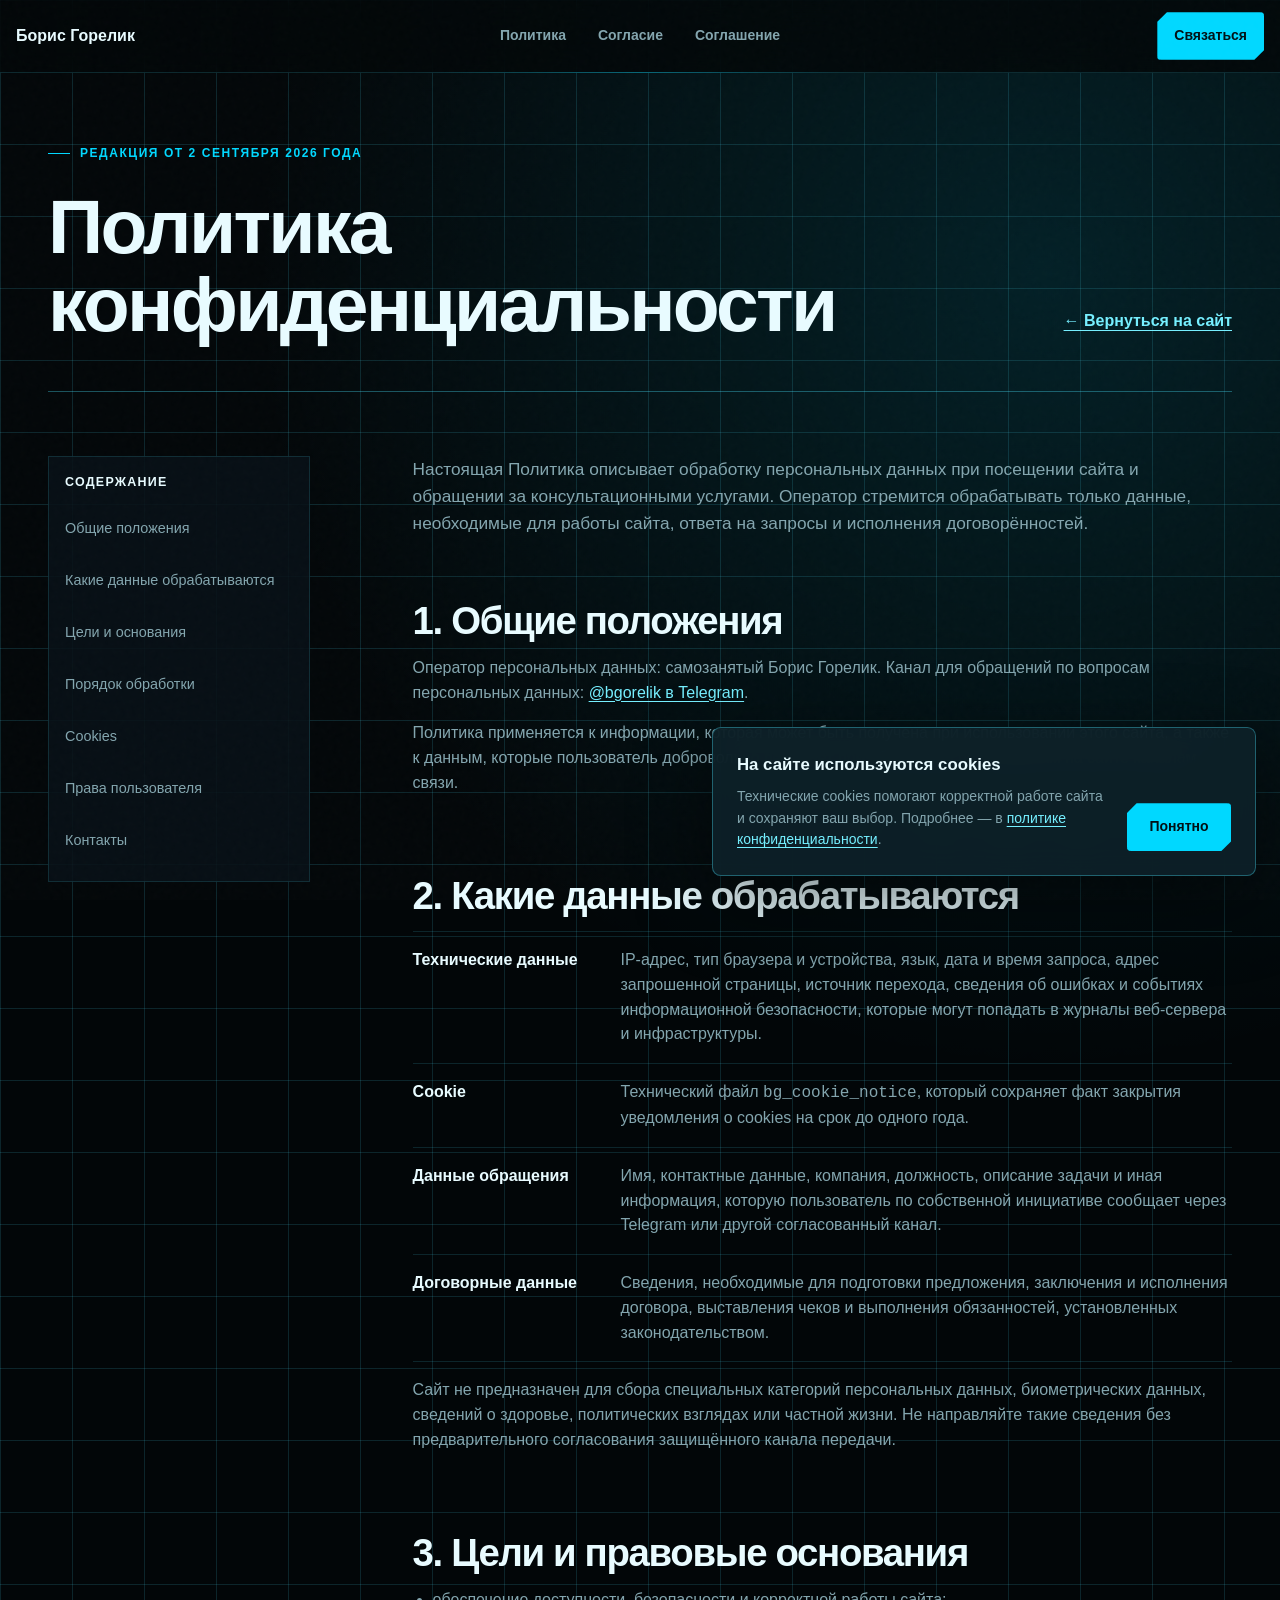
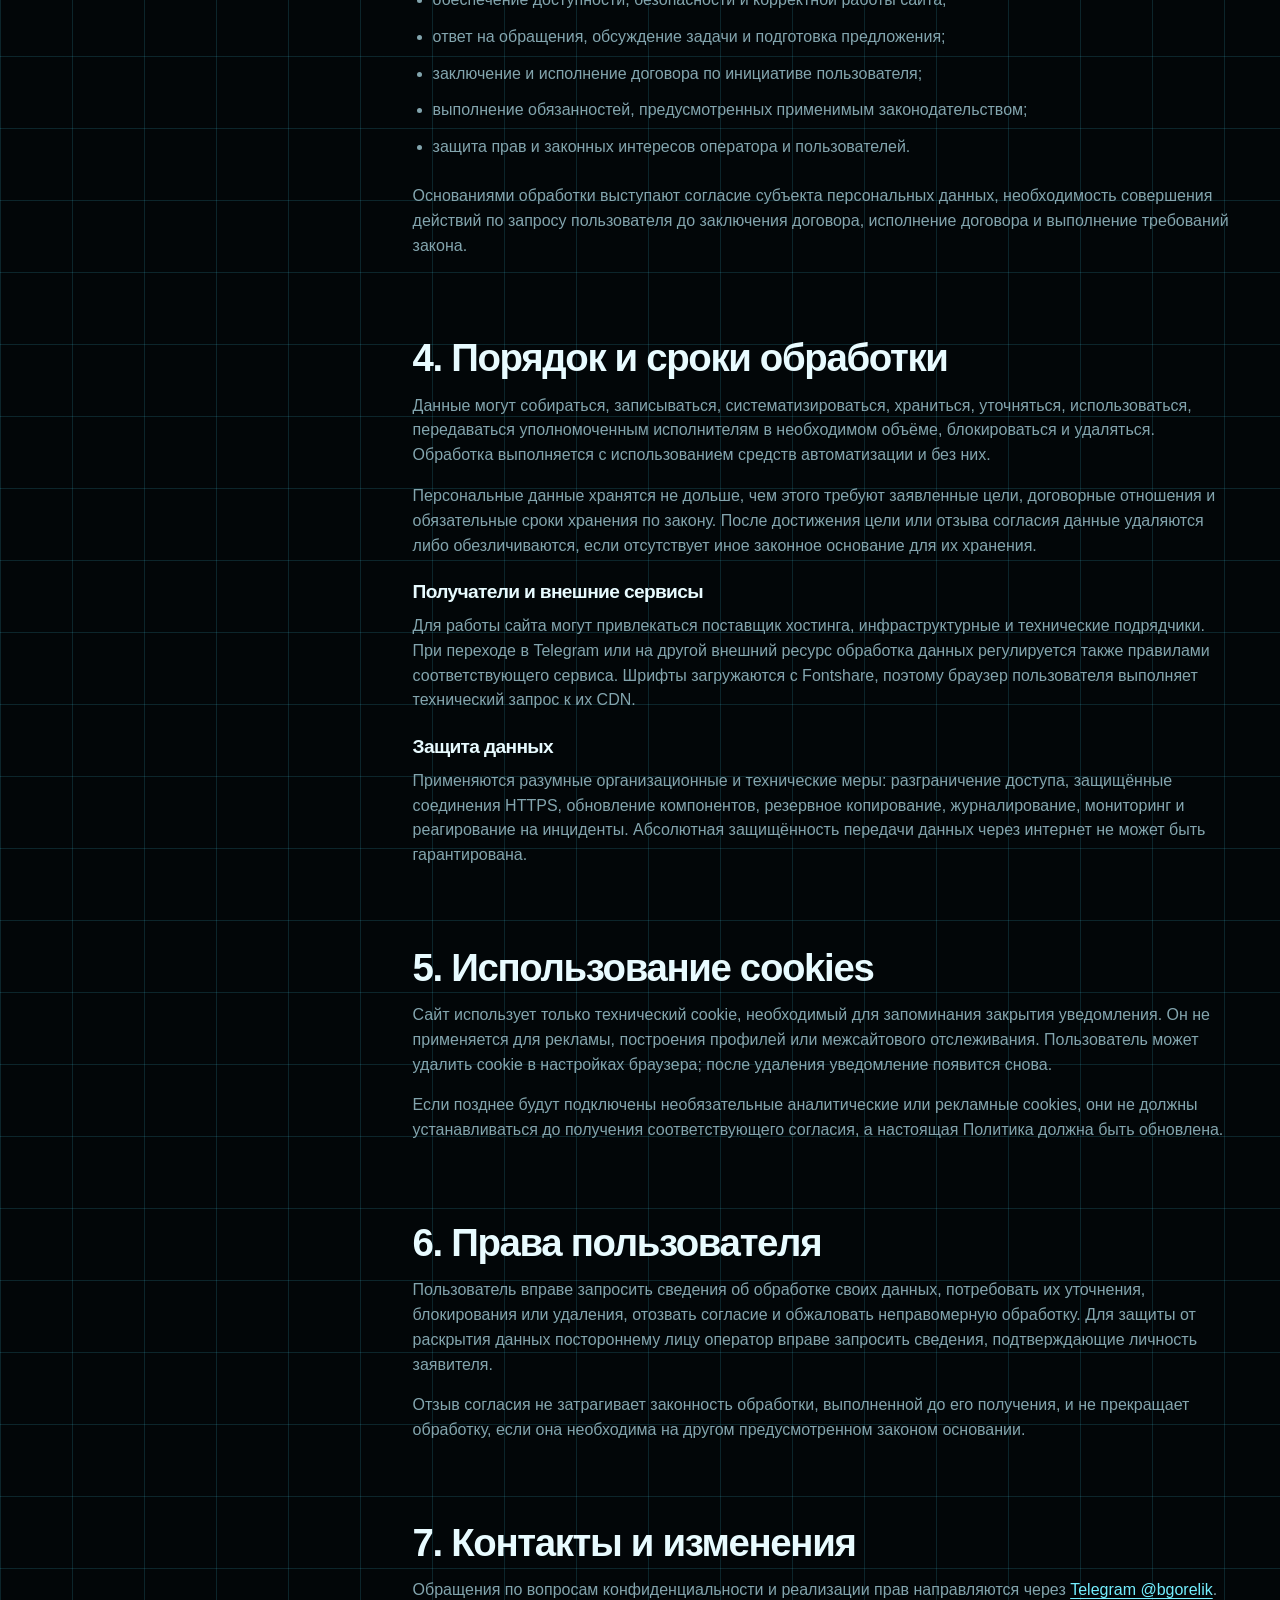
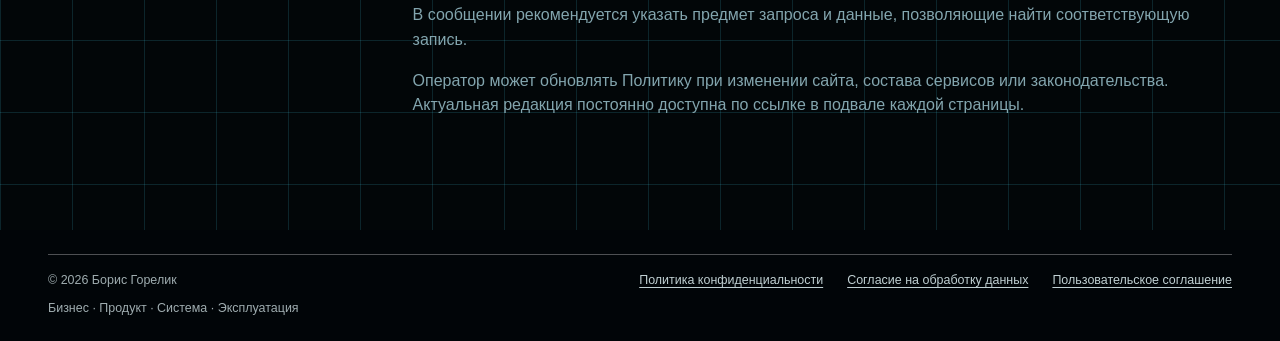
<file: ansible/roles/nginx_site/files/site/privacy.html>
<!doctype html>
<html lang="ru">
<head>
  <meta charset="utf-8">
  <meta name="viewport" content="width=device-width, initial-scale=1">
  <meta name="description" content="Политика конфиденциальности и обработки персональных данных сайта Бориса Горелика.">
  <meta name="theme-color" content="#020608">
  <title>Политика конфиденциальности — Борис Горелик</title>
  <link rel="preconnect" href="https://api.fontshare.com">
  <link rel="stylesheet" href="https://api.fontshare.com/v2/css?f[]=satoshi@400,500,700&f[]=cabinet-grotesk@500,700,800&display=swap">
  <link rel="stylesheet" href="./base.css">
  <link rel="stylesheet" href="./style.css">
  <link rel="stylesheet" href="./legal.css">
</head>
<body>
  <a class="skip-link" href="#main">Перейти к содержанию</a>
  <div class="cyber-noise" aria-hidden="true"></div>
  <header class="site-header is-scrolled">
    <div class="shell header-inner">
      <a class="brand" href="./index.html" aria-label="Борис Горелик, на главную">
        <span>Борис Горелик</span>
      </a>
      <nav class="main-nav" aria-label="Юридическая навигация" data-nav>
        <a href="./privacy.html" aria-current="page">Политика</a>
        <a href="./consent.html">Согласие</a>
        <a href="./terms.html">Соглашение</a>
      </nav>
      <div class="header-actions">
        <a class="button button-small" href="https://t.me/bgorelik" target="_blank" rel="noopener noreferrer">Связаться</a>
        <button class="menu-toggle icon-button" type="button" aria-label="Открыть меню" aria-expanded="false" data-menu-toggle><span></span><span></span></button>
      </div>
    </div>
  </header>

  <main class="legal-page" id="main">
    <div class="legal-shell">
      <header class="legal-head">
        <div>
          <p class="eyebrow">Редакция от 2 сентября 2026 года</p>
          <h1>Политика конфиденциальности</h1>
        </div>
        <a class="legal-back" href="./index.html">← Вернуться на сайт</a>
      </header>

      <div class="legal-layout">
        <nav class="legal-toc" aria-label="Содержание политики">
          <strong>Содержание</strong>
          <a href="#general">Общие положения</a>
          <a href="#data">Какие данные обрабатываются</a>
          <a href="#purposes">Цели и основания</a>
          <a href="#processing">Порядок обработки</a>
          <a href="#cookies">Cookies</a>
          <a href="#rights">Права пользователя</a>
          <a href="#contacts">Контакты</a>
        </nav>

        <article class="legal-content">
          <p class="legal-intro">Настоящая Политика описывает обработку персональных данных при посещении сайта и обращении за консультационными услугами. Оператор стремится обрабатывать только данные, необходимые для работы сайта, ответа на запросы и исполнения договорённостей.</p>

          <section class="legal-section" id="general">
            <h2>1. Общие положения</h2>
            <p>Оператор персональных данных: самозанятый Борис Горелик. Канал для обращений по вопросам персональных данных: <a href="https://t.me/bgorelik" target="_blank" rel="noopener noreferrer">@bgorelik в Telegram</a>.</p>
            <p>Политика применяется к информации, которая может быть получена при использовании этого сайта, а также к данным, которые пользователь добровольно передаёт при обращении по указанным на сайте каналам связи.</p>
          </section>

          <section class="legal-section" id="data">
            <h2>2. Какие данные обрабатываются</h2>
            <dl class="legal-data">
              <dt>Технические данные</dt>
              <dd>IP-адрес, тип браузера и устройства, язык, дата и время запроса, адрес запрошенной страницы, источник перехода, сведения об ошибках и событиях информационной безопасности, которые могут попадать в журналы веб-сервера и инфраструктуры.</dd>
              <dt>Cookie</dt>
              <dd>Технический файл <code>bg_cookie_notice</code>, который сохраняет факт закрытия уведомления о cookies на срок до одного года.</dd>
              <dt>Данные обращения</dt>
              <dd>Имя, контактные данные, компания, должность, описание задачи и иная информация, которую пользователь по собственной инициативе сообщает через Telegram или другой согласованный канал.</dd>
              <dt>Договорные данные</dt>
              <dd>Сведения, необходимые для подготовки предложения, заключения и исполнения договора, выставления чеков и выполнения обязанностей, установленных законодательством.</dd>
            </dl>
            <p>Сайт не предназначен для сбора специальных категорий персональных данных, биометрических данных, сведений о здоровье, политических взглядах или частной жизни. Не направляйте такие сведения без предварительного согласования защищённого канала передачи.</p>
          </section>

          <section class="legal-section" id="purposes">
            <h2>3. Цели и правовые основания</h2>
            <ul>
              <li>обеспечение доступности, безопасности и корректной работы сайта;</li>
              <li>ответ на обращения, обсуждение задачи и подготовка предложения;</li>
              <li>заключение и исполнение договора по инициативе пользователя;</li>
              <li>выполнение обязанностей, предусмотренных применимым законодательством;</li>
              <li>защита прав и законных интересов оператора и пользователей.</li>
            </ul>
            <p>Основаниями обработки выступают согласие субъекта персональных данных, необходимость совершения действий по запросу пользователя до заключения договора, исполнение договора и выполнение требований закона.</p>
          </section>

          <section class="legal-section" id="processing">
            <h2>4. Порядок и сроки обработки</h2>
            <p>Данные могут собираться, записываться, систематизироваться, храниться, уточняться, использоваться, передаваться уполномоченным исполнителям в необходимом объёме, блокироваться и удаляться. Обработка выполняется с использованием средств автоматизации и без них.</p>
            <p>Персональные данные хранятся не дольше, чем этого требуют заявленные цели, договорные отношения и обязательные сроки хранения по закону. После достижения цели или отзыва согласия данные удаляются либо обезличиваются, если отсутствует иное законное основание для их хранения.</p>
            <h3>Получатели и внешние сервисы</h3>
            <p>Для работы сайта могут привлекаться поставщик хостинга, инфраструктурные и технические подрядчики. При переходе в Telegram или на другой внешний ресурс обработка данных регулируется также правилами соответствующего сервиса. Шрифты загружаются с Fontshare, поэтому браузер пользователя выполняет технический запрос к их CDN.</p>
            <h3>Защита данных</h3>
            <p>Применяются разумные организационные и технические меры: разграничение доступа, защищённые соединения HTTPS, обновление компонентов, резервное копирование, журналирование, мониторинг и реагирование на инциденты. Абсолютная защищённость передачи данных через интернет не может быть гарантирована.</p>
          </section>

          <section class="legal-section" id="cookies">
            <h2>5. Использование cookies</h2>
            <p>Сайт использует только технический cookie, необходимый для запоминания закрытия уведомления. Он не применяется для рекламы, построения профилей или межсайтового отслеживания. Пользователь может удалить cookie в настройках браузера; после удаления уведомление появится снова.</p>
            <p>Если позднее будут подключены необязательные аналитические или рекламные cookies, они не должны устанавливаться до получения соответствующего согласия, а настоящая Политика должна быть обновлена.</p>
          </section>

          <section class="legal-section" id="rights">
            <h2>6. Права пользователя</h2>
            <p>Пользователь вправе запросить сведения об обработке своих данных, потребовать их уточнения, блокирования или удаления, отозвать согласие и обжаловать неправомерную обработку. Для защиты от раскрытия данных постороннему лицу оператор вправе запросить сведения, подтверждающие личность заявителя.</p>
            <p>Отзыв согласия не затрагивает законность обработки, выполненной до его получения, и не прекращает обработку, если она необходима на другом предусмотренном законом основании.</p>
          </section>

          <section class="legal-section" id="contacts">
            <h2>7. Контакты и изменения</h2>
            <p>Обращения по вопросам конфиденциальности и реализации прав направляются через <a href="https://t.me/bgorelik" target="_blank" rel="noopener noreferrer">Telegram @bgorelik</a>. В сообщении рекомендуется указать предмет запроса и данные, позволяющие найти соответствующую запись.</p>
            <p>Оператор может обновлять Политику при изменении сайта, состава сервисов или законодательства. Актуальная редакция постоянно доступна по ссылке в подвале каждой страницы.</p>
          </section>
        </article>
      </div>
    </div>
  </main>

  <footer class="site-footer">
    <div class="shell">
      <div class="footer-meta"><span>© <span data-year></span> Борис Горелик</span><span>Бизнес · Продукт · Система · Эксплуатация</span></div>
      <nav class="legal-links" aria-label="Юридическая информация">
        <a href="./privacy.html" aria-current="page">Политика конфиденциальности</a>
        <a href="./consent.html">Согласие на обработку данных</a>
        <a href="./terms.html">Пользовательское соглашение</a>
      </nav>
    </div>
  </footer>

  <aside class="cookie-banner" data-cookie-banner aria-labelledby="cookie-title" hidden>
    <div class="cookie-copy"><strong id="cookie-title">На сайте используются cookies</strong><p>Технические cookies помогают корректной работе сайта и сохраняют ваш выбор. Подробнее — в <a href="./privacy.html#cookies">политике конфиденциальности</a>.</p></div>
    <button class="button button-small cookie-accept" type="button" data-cookie-accept>Понятно</button>
  </aside>
  <script src="./legal.js" defer></script>
<script data-pplx-inline-edit>
(function () {
  if (window === window.top) return;

  const allowedParentOrigins = ["https://www.perplexity.ai","https://perplexity.ai","https://testing.perplexity.ai","https://staging.perplexity.ai","https://*.preview.i.perplexity.ai","http://perplexity.localhost","http://localhost:1420","http://127.0.0.1:1420","http://localhost:3000","http://127.0.0.1:3000","http://localhost:5173","http://127.0.0.1:5173"];
  const MAX_FONT_BYTES = 500 * 1024;
  const MAX_TOTAL_FONT_BYTES = 2 * 1024 * 1024;
  let scrollForwarding = false;
  let scrollRaf = 0;
  let trustedTopOrigin = null;

  // Allow entries like "https://*.preview.i.perplexity.ai" — the wildcard
  // matches a single DNS label (no dots), so "https://*.foo" cannot stretch
  // across multiple labels.
  function matchesAllowedOrigin(origin) {
    if (!origin) return false;
    for (const entry of allowedParentOrigins) {
      if (!entry.includes("*")) {
        if (entry === origin) return true;
        continue;
      }
      const pattern = new RegExp(
        "^" +
          entry.replace(/[.+?^${}()|[\]\\]/g, "\\$&").replace(/\*/g, "[^.]+") +
          "$",
      );
      if (pattern.test(origin)) return true;
    }
    return false;
  }

  // Trust decision: when the sender is same-origin-visible (event.origin is a
  // real origin like https://www.perplexity.ai) we trust event.origin directly.
  // When event.origin is "null" (opaque broker srcdoc), we fall back to the
  // broker's stamped `parentOrigin` to identify the top window. The fallback
  // is claim-only — we rely on the browser's native `targetOrigin` enforcement
  // on the response path (see postToTrustedTop) to ensure replies can't be
  // delivered to anyone but the actual top window of that claimed origin.
  function getTrustedParentOrigin(event) {
    const forwardedParentOrigin =
      typeof event.data.parentOrigin === "string" ? event.data.parentOrigin : null;
    const parentOrigin = event.origin === "null" ? forwardedParentOrigin : event.origin;
    return matchesAllowedOrigin(parentOrigin) ? parentOrigin : null;
  }

  // All responses go to window.top with targetOrigin = the allowlisted origin.
  // An attacker that iframes us inside their own null-origin broker can claim
  // any parentOrigin they like, but the browser will drop the reply whenever
  // the real top's origin doesn't match — so the screenshot never leaves.
  function postToTrustedTop(message) {
    if (!trustedTopOrigin) return;
    try {
      window.top.postMessage(message, trustedTopOrigin);
    } catch (_error) {}
  }

  function inlineAll(original, clone) {
    if (original.nodeType !== 1 || clone.nodeType !== 1) return;

    try {
      const computedStyle = getComputedStyle(original);
      // cssText on a computed style is the serialized declaration in modern
      // Chromium/Safari — a single read beats enumerating ~400 longhand
      // properties. Firefox returns "" here, so we fall back on empty.
      const serialized = computedStyle.cssText;
      if (serialized) {
        clone.style.cssText = serialized;
      } else {
        const parts = new Array(computedStyle.length);
        for (let index = 0; index < computedStyle.length; index += 1) {
          const property = computedStyle[index];
          parts[index] = `${property}:${computedStyle.getPropertyValue(property)};`;
        }
        clone.style.cssText = parts.join("");
      }
    } catch (_error) {}

    const originalChildren = original.children;
    const clonedChildren = clone.children;
    for (
      let index = 0;
      index < originalChildren.length && index < clonedChildren.length;
      index += 1
    ) {
      inlineAll(originalChildren[index], clonedChildren[index]);
    }
  }

  function extractFontUrl(srcValue) {
    const matches = [
      ...srcValue.matchAll(
        /url\(["']?([^"')]+)["']?\)(?:\s*format\(["']?([^"')]+)["']?\))?/gi,
      ),
    ];
    if (matches.length === 0) return null;
    const woff2 = matches.find((m) => m[2] && m[2].toLowerCase().includes("woff2"));
    if (woff2) return woff2[1];
    const woff = matches.find((m) => m[2] && m[2].toLowerCase().includes("woff"));
    if (woff) return woff[1];
    return matches[0][1];
  }

  // Cache resolved font URL -> data URI across captures. Fonts on a page
  // essentially never change, and a batch run emits multiple captures back to
  // back — without this we'd refetch + re-base64 every time.
  const fontDataUriCache = new Map();
  const SRC_DECLARATION_RE = /src\s*:\s*[^;}]+/i;

  async function fetchAsDataUri(url) {
    if (fontDataUriCache.has(url)) return fontDataUriCache.get(url);
    let dataUri = null;
    try {
      const response = await fetch(url, { mode: "cors", credentials: "omit" });
      if (response.ok) {
        const blob = await response.blob();
        if (blob.size <= MAX_FONT_BYTES) {
          dataUri = await new Promise((resolve) => {
            const reader = new FileReader();
            reader.onloadend = () =>
              resolve(typeof reader.result === "string" ? reader.result : null);
            reader.onerror = () => resolve(null);
            reader.readAsDataURL(blob);
          });
        }
      }
    } catch (_error) {
      dataUri = null;
    }
    fontDataUriCache.set(url, dataUri);
    return dataUri;
  }

  function collectFontFaceRuleTexts() {
    const rules = [];
    for (const sheet of document.styleSheets) {
      let cssRules;
      try {
        cssRules = sheet.cssRules;
      } catch (_error) {
        continue;
      }
      if (!cssRules) continue;
      for (const rule of cssRules) {
        const cssText = rule.cssText || "";
        if (cssText.startsWith("@font-face")) rules.push(cssText);
      }
    }
    return rules;
  }

  async function buildInlinedFontCss() {
    const ruleTexts = collectFontFaceRuleTexts();
    if (ruleTexts.length === 0) return null;

    const resolved = ruleTexts.map((cssText) => {
      if (!SRC_DECLARATION_RE.test(cssText)) return null;
      const srcMatch = cssText.match(/src\s*:\s*([^;}]+)[;}]/i);
      if (!srcMatch) return null;
      const url = extractFontUrl(srcMatch[1]);
      if (!url) return null;
      try {
        return { cssText, url: new URL(url, document.baseURI).href };
      } catch (_error) {
        return null;
      }
    });

    const dataUris = await Promise.all(
      resolved.map((entry) => (entry ? fetchAsDataUri(entry.url) : Promise.resolve(null))),
    );

    const inlined = [];
    let totalBytes = 0;
    for (let index = 0; index < resolved.length; index += 1) {
      const entry = resolved[index];
      const dataUri = dataUris[index];
      if (!entry || !dataUri) continue;
      const approxBytes = dataUri.length * 0.75;
      if (totalBytes + approxBytes > MAX_TOTAL_FONT_BYTES) break;
      totalBytes += approxBytes;
      inlined.push(entry.cssText.replace(SRC_DECLARATION_RE, `src: url("${dataUri}")`));
    }
    return inlined.length > 0 ? inlined.join("\n") : null;
  }

  function stripExternal(clone) {
    const images = clone.querySelectorAll("img");
    for (let index = 0; index < images.length; index += 1) {
      const src = images[index].getAttribute("src");
      if (src && !src.startsWith("data:")) images[index].removeAttribute("src");
    }

    const elements = clone.querySelectorAll("*");
    for (let index = 0; index < elements.length; index += 1) {
      const style = elements[index].style.cssText;
      if (style && style.includes("url(")) {
        elements[index].style.cssText = style.replace(
          /url\(["']?(?!data:)[^)"']*["']?\)/gi,
          "none",
        );
      }
    }
  }

  function emitScroll() {
    scrollRaf = 0;
    if (!scrollForwarding) return;
    postToTrustedTop({
      type: "INLINE_EDIT_SCROLL",
      scrollX: window.scrollX,
      scrollY: window.scrollY,
    });
  }

  window.addEventListener(
    "scroll",
    function () {
      if (!scrollForwarding || scrollRaf) return;
      scrollRaf = requestAnimationFrame(emitScroll);
    },
    { passive: true, capture: true },
  );

  async function handleCaptureRequest(event) {
    const requestId = event.data.requestId;
    const scrollX = window.scrollX;
    const scrollY = window.scrollY;
    const width = window.innerWidth;
    const height = window.innerHeight;

    function postResult(dataUrl) {
      postToTrustedTop({
        type: "INLINE_EDIT_SCREENSHOT_RESULT",
        requestId,
        dataUrl,
        scrollX,
        scrollY,
      });
    }

    try {
      // Wait for any pending web fonts to resolve so both inline metrics and
      // the @font-face inlining below see the same loaded faces.
      if (document.fonts && document.fonts.ready) {
        try {
          await document.fonts.ready;
        } catch (_error) {}
      }

      const clone = document.documentElement.cloneNode(true);
      inlineAll(document.documentElement, clone);

      const removedNodes = clone.querySelectorAll("script,link[rel=\"stylesheet\"],style");
      for (let index = 0; index < removedNodes.length; index += 1) {
        removedNodes[index].remove();
      }

      stripExternal(clone);

      // Re-embed web fonts as data-URI @font-face rules so the SVG rasterizer
      // can resolve them — external font URLs aren't fetched during
      // foreignObject rendering, which would otherwise force a fallback face
      // and change text metrics.
      const inlinedFontCss = await buildInlinedFontCss();
      if (inlinedFontCss) {
        const styleEl = document.createElement("style");
        styleEl.textContent = inlinedFontCss;
        const head = clone.querySelector("head");
        if (head) head.appendChild(styleEl);
        else clone.insertBefore(styleEl, clone.firstChild);
      }

      const html = new XMLSerializer().serializeToString(clone);
      const svg =
        `<svg xmlns="http://www.w3.org/2000/svg" width="${width}" height="${height}">` +
        '<foreignObject width="100%" height="100%">' +
        `<div xmlns="http://www.w3.org/1999/xhtml" style="width:${width}px;height:${height}px;overflow:hidden">` +
        `<div style="position:relative;left:-${scrollX}px;top:-${scrollY}px">` +
        html +
        "</div></div></foreignObject></svg>";
      const svgUrl = `data:image/svg+xml;charset=utf-8,${encodeURIComponent(svg)}`;
      const image = new Image();
      image.onload = function () {
        const canvas = document.createElement("canvas");
        canvas.width = width;
        canvas.height = height;
        canvas.getContext("2d").drawImage(image, 0, 0);
        postResult(canvas.toDataURL("image/png"));
      };
      image.onerror = function () {
        postResult(null);
      };
      image.src = svgUrl;
    } catch (_error) {
      postResult(null);
    }
  }

  window.addEventListener("message", function (event) {
    if (!event.data) return;
    // Only accept messages from the direct parent frame. Blocks sibling /
    // unrelated-window postMessage senders that could otherwise reach us.
    if (event.source !== window.parent) return;

    const trustedParentOrigin = getTrustedParentOrigin(event);
    if (!trustedParentOrigin) return;
    trustedTopOrigin = trustedParentOrigin;

    if (event.data.type === "INLINE_EDIT_SCROLL_START") {
      scrollForwarding = true;
      emitScroll();
      return;
    }

    if (event.data.type === "INLINE_EDIT_SCROLL_STOP") {
      scrollForwarding = false;
      if (scrollRaf) cancelAnimationFrame(scrollRaf);
      scrollRaf = 0;
      return;
    }

    if (event.data.type !== "INLINE_EDIT_CAPTURE_REQUEST") return;

    handleCaptureRequest(event);
  });
})();


</script></body>
</html>
</file>
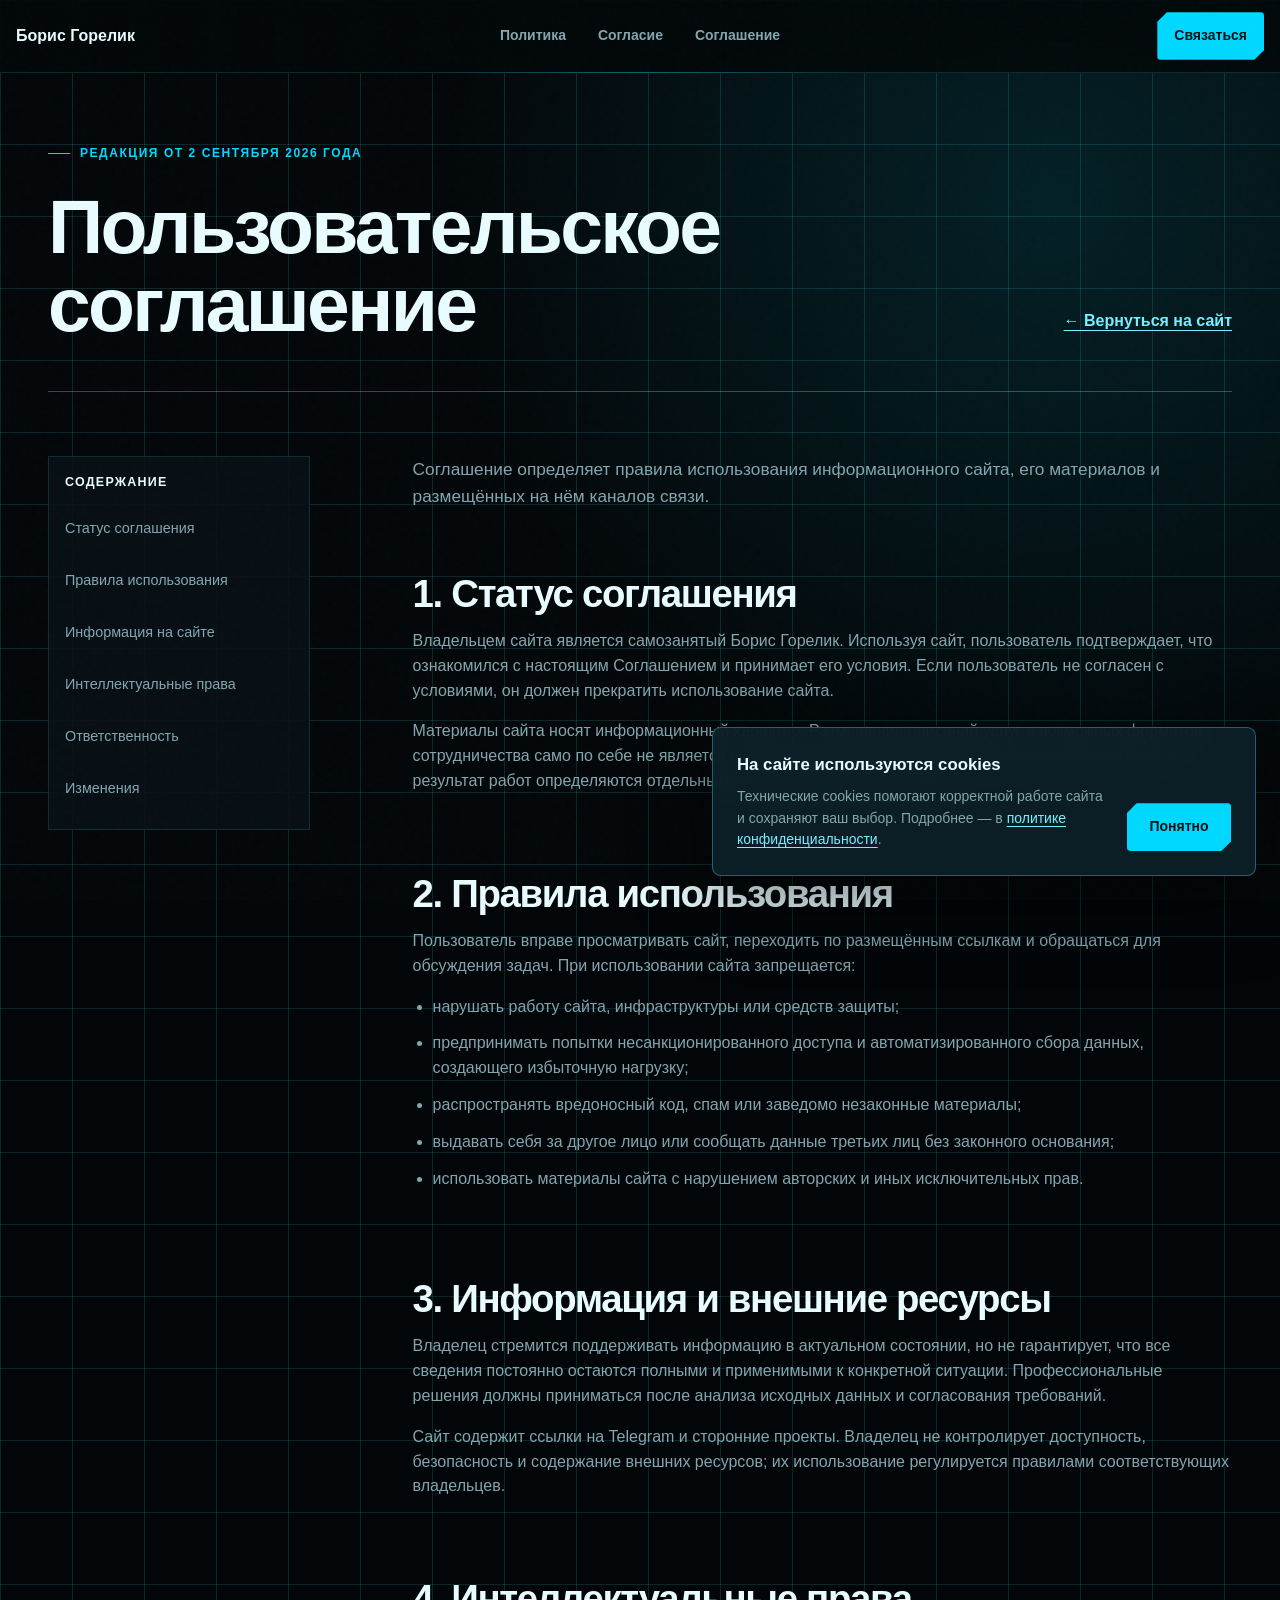
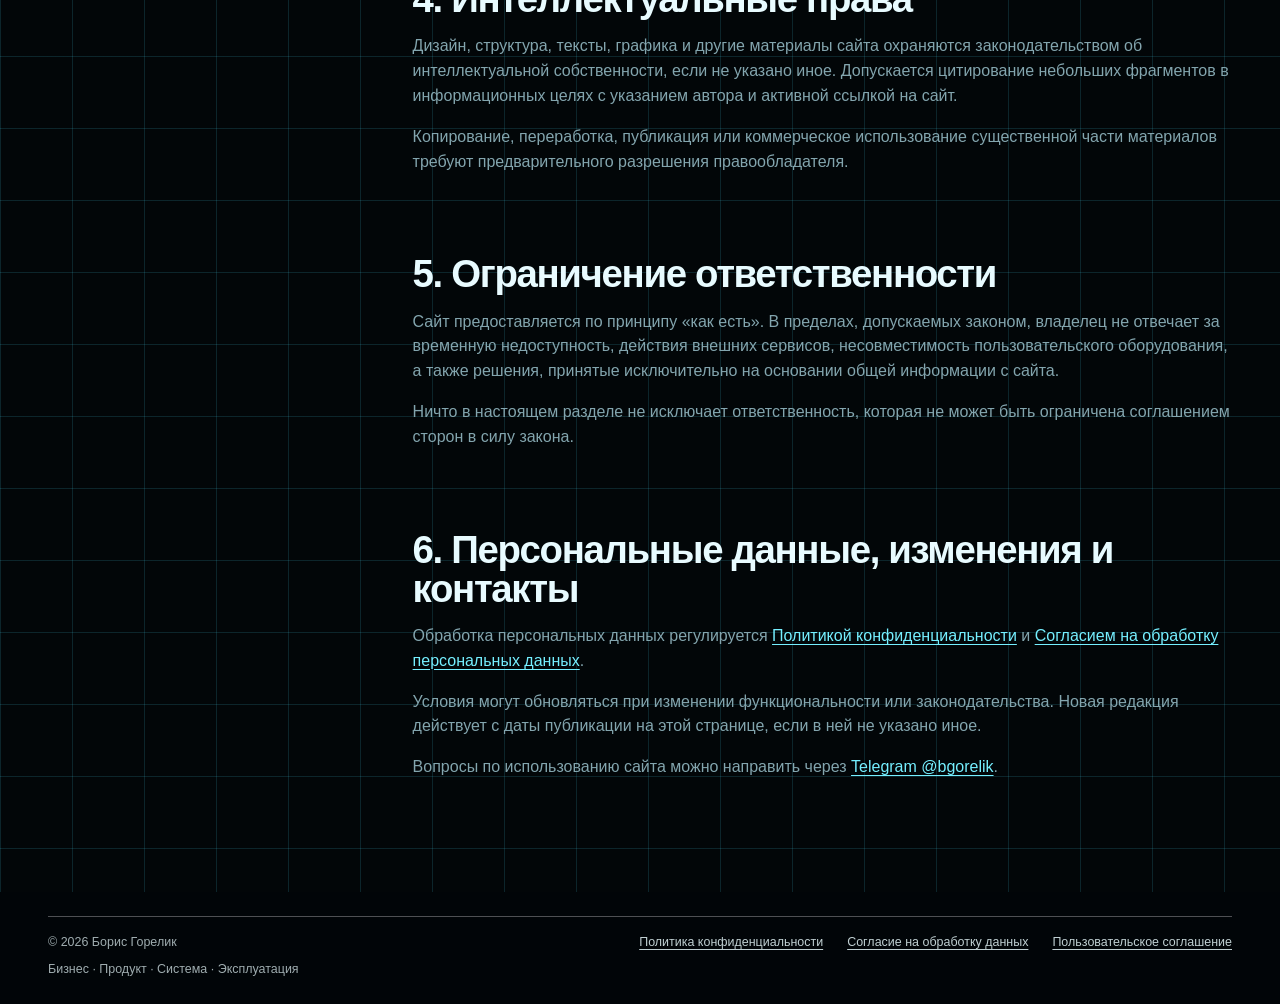
<file: ansible/roles/nginx_site/files/site/terms.html>
<!doctype html>
<html lang="ru">
<head>
  <meta charset="utf-8">
  <meta name="viewport" content="width=device-width, initial-scale=1">
  <meta name="description" content="Пользовательское соглашение сайта Бориса Горелика.">
  <meta name="theme-color" content="#020608">
  <title>Пользовательское соглашение — Борис Горелик</title>
  <link rel="preconnect" href="https://api.fontshare.com">
  <link rel="stylesheet" href="https://api.fontshare.com/v2/css?f[]=satoshi@400,500,700&f[]=cabinet-grotesk@500,700,800&display=swap">
  <link rel="stylesheet" href="./base.css">
  <link rel="stylesheet" href="./style.css">
  <link rel="stylesheet" href="./legal.css">
</head>
<body>
  <a class="skip-link" href="#main">Перейти к содержанию</a>
  <div class="cyber-noise" aria-hidden="true"></div>
  <header class="site-header is-scrolled">
    <div class="shell header-inner">
      <a class="brand" href="./index.html" aria-label="Борис Горелик, на главную">
        <span>Борис Горелик</span>
      </a>
      <nav class="main-nav" aria-label="Юридическая навигация" data-nav>
        <a href="./privacy.html">Политика</a>
        <a href="./consent.html">Согласие</a>
        <a href="./terms.html" aria-current="page">Соглашение</a>
      </nav>
      <div class="header-actions">
        <a class="button button-small" href="https://t.me/bgorelik" target="_blank" rel="noopener noreferrer">Связаться</a>
        <button class="menu-toggle icon-button" type="button" aria-label="Открыть меню" aria-expanded="false" data-menu-toggle><span></span><span></span></button>
      </div>
    </div>
  </header>

  <main class="legal-page" id="main">
    <div class="legal-shell">
      <header class="legal-head">
        <div><p class="eyebrow">Редакция от 2 сентября 2026 года</p><h1>Пользовательское соглашение</h1></div>
        <a class="legal-back" href="./index.html">← Вернуться на сайт</a>
      </header>

      <div class="legal-layout">
        <nav class="legal-toc" aria-label="Содержание соглашения">
          <strong>Содержание</strong>
          <a href="#status">Статус соглашения</a>
          <a href="#use">Правила использования</a>
          <a href="#content">Информация на сайте</a>
          <a href="#rights">Интеллектуальные права</a>
          <a href="#liability">Ответственность</a>
          <a href="#changes">Изменения</a>
        </nav>

        <article class="legal-content">
          <p class="legal-intro">Соглашение определяет правила использования информационного сайта, его материалов и размещённых на нём каналов связи.</p>

          <section class="legal-section" id="status">
            <h2>1. Статус соглашения</h2>
            <p>Владельцем сайта является самозанятый Борис Горелик. Используя сайт, пользователь подтверждает, что ознакомился с настоящим Соглашением и принимает его условия. Если пользователь не согласен с условиями, он должен прекратить использование сайта.</p>
            <p>Материалы сайта носят информационный характер. Размещение описаний услуг и возможных форматов сотрудничества само по себе не является публичной офертой. Конкретный объём, сроки, стоимость и результат работ определяются отдельным предложением или договором.</p>
          </section>

          <section class="legal-section" id="use">
            <h2>2. Правила использования</h2>
            <p>Пользователь вправе просматривать сайт, переходить по размещённым ссылкам и обращаться для обсуждения задач. При использовании сайта запрещается:</p>
            <ul>
              <li>нарушать работу сайта, инфраструктуры или средств защиты;</li>
              <li>предпринимать попытки несанкционированного доступа и автоматизированного сбора данных, создающего избыточную нагрузку;</li>
              <li>распространять вредоносный код, спам или заведомо незаконные материалы;</li>
              <li>выдавать себя за другое лицо или сообщать данные третьих лиц без законного основания;</li>
              <li>использовать материалы сайта с нарушением авторских и иных исключительных прав.</li>
            </ul>
          </section>

          <section class="legal-section" id="content">
            <h2>3. Информация и внешние ресурсы</h2>
            <p>Владелец стремится поддерживать информацию в актуальном состоянии, но не гарантирует, что все сведения постоянно остаются полными и применимыми к конкретной ситуации. Профессиональные решения должны приниматься после анализа исходных данных и согласования требований.</p>
            <p>Сайт содержит ссылки на Telegram и сторонние проекты. Владелец не контролирует доступность, безопасность и содержание внешних ресурсов; их использование регулируется правилами соответствующих владельцев.</p>
          </section>

          <section class="legal-section" id="rights">
            <h2>4. Интеллектуальные права</h2>
            <p>Дизайн, структура, тексты, графика и другие материалы сайта охраняются законодательством об интеллектуальной собственности, если не указано иное. Допускается цитирование небольших фрагментов в информационных целях с указанием автора и активной ссылкой на сайт.</p>
            <p>Копирование, переработка, публикация или коммерческое использование существенной части материалов требуют предварительного разрешения правообладателя.</p>
          </section>

          <section class="legal-section" id="liability">
            <h2>5. Ограничение ответственности</h2>
            <p>Сайт предоставляется по принципу «как есть». В пределах, допускаемых законом, владелец не отвечает за временную недоступность, действия внешних сервисов, несовместимость пользовательского оборудования, а также решения, принятые исключительно на основании общей информации с сайта.</p>
            <p>Ничто в настоящем разделе не исключает ответственность, которая не может быть ограничена соглашением сторон в силу закона.</p>
          </section>

          <section class="legal-section" id="changes">
            <h2>6. Персональные данные, изменения и контакты</h2>
            <p>Обработка персональных данных регулируется <a href="./privacy.html">Политикой конфиденциальности</a> и <a href="./consent.html">Согласием на обработку персональных данных</a>.</p>
            <p>Условия могут обновляться при изменении функциональности или законодательства. Новая редакция действует с даты публикации на этой странице, если в ней не указано иное.</p>
            <p>Вопросы по использованию сайта можно направить через <a href="https://t.me/bgorelik" target="_blank" rel="noopener noreferrer">Telegram @bgorelik</a>.</p>
          </section>
        </article>
      </div>
    </div>
  </main>

  <footer class="site-footer">
    <div class="shell">
      <div class="footer-meta"><span>© <span data-year></span> Борис Горелик</span><span>Бизнес · Продукт · Система · Эксплуатация</span></div>
      <nav class="legal-links" aria-label="Юридическая информация">
        <a href="./privacy.html">Политика конфиденциальности</a>
        <a href="./consent.html">Согласие на обработку данных</a>
        <a href="./terms.html" aria-current="page">Пользовательское соглашение</a>
      </nav>
    </div>
  </footer>

  <aside class="cookie-banner" data-cookie-banner aria-labelledby="cookie-title" hidden>
    <div class="cookie-copy"><strong id="cookie-title">На сайте используются cookies</strong><p>Технические cookies помогают корректной работе сайта и сохраняют ваш выбор. Подробнее — в <a href="./privacy.html#cookies">политике конфиденциальности</a>.</p></div>
    <button class="button button-small cookie-accept" type="button" data-cookie-accept>Понятно</button>
  </aside>
  <script src="./legal.js" defer></script>
<script data-pplx-inline-edit>
(function () {
  if (window === window.top) return;

  const allowedParentOrigins = ["https://www.perplexity.ai","https://perplexity.ai","https://testing.perplexity.ai","https://staging.perplexity.ai","https://*.preview.i.perplexity.ai","http://perplexity.localhost","http://localhost:1420","http://127.0.0.1:1420","http://localhost:3000","http://127.0.0.1:3000","http://localhost:5173","http://127.0.0.1:5173"];
  const MAX_FONT_BYTES = 500 * 1024;
  const MAX_TOTAL_FONT_BYTES = 2 * 1024 * 1024;
  let scrollForwarding = false;
  let scrollRaf = 0;
  let trustedTopOrigin = null;

  // Allow entries like "https://*.preview.i.perplexity.ai" — the wildcard
  // matches a single DNS label (no dots), so "https://*.foo" cannot stretch
  // across multiple labels.
  function matchesAllowedOrigin(origin) {
    if (!origin) return false;
    for (const entry of allowedParentOrigins) {
      if (!entry.includes("*")) {
        if (entry === origin) return true;
        continue;
      }
      const pattern = new RegExp(
        "^" +
          entry.replace(/[.+?^${}()|[\]\\]/g, "\\$&").replace(/\*/g, "[^.]+") +
          "$",
      );
      if (pattern.test(origin)) return true;
    }
    return false;
  }

  // Trust decision: when the sender is same-origin-visible (event.origin is a
  // real origin like https://www.perplexity.ai) we trust event.origin directly.
  // When event.origin is "null" (opaque broker srcdoc), we fall back to the
  // broker's stamped `parentOrigin` to identify the top window. The fallback
  // is claim-only — we rely on the browser's native `targetOrigin` enforcement
  // on the response path (see postToTrustedTop) to ensure replies can't be
  // delivered to anyone but the actual top window of that claimed origin.
  function getTrustedParentOrigin(event) {
    const forwardedParentOrigin =
      typeof event.data.parentOrigin === "string" ? event.data.parentOrigin : null;
    const parentOrigin = event.origin === "null" ? forwardedParentOrigin : event.origin;
    return matchesAllowedOrigin(parentOrigin) ? parentOrigin : null;
  }

  // All responses go to window.top with targetOrigin = the allowlisted origin.
  // An attacker that iframes us inside their own null-origin broker can claim
  // any parentOrigin they like, but the browser will drop the reply whenever
  // the real top's origin doesn't match — so the screenshot never leaves.
  function postToTrustedTop(message) {
    if (!trustedTopOrigin) return;
    try {
      window.top.postMessage(message, trustedTopOrigin);
    } catch (_error) {}
  }

  function inlineAll(original, clone) {
    if (original.nodeType !== 1 || clone.nodeType !== 1) return;

    try {
      const computedStyle = getComputedStyle(original);
      // cssText on a computed style is the serialized declaration in modern
      // Chromium/Safari — a single read beats enumerating ~400 longhand
      // properties. Firefox returns "" here, so we fall back on empty.
      const serialized = computedStyle.cssText;
      if (serialized) {
        clone.style.cssText = serialized;
      } else {
        const parts = new Array(computedStyle.length);
        for (let index = 0; index < computedStyle.length; index += 1) {
          const property = computedStyle[index];
          parts[index] = `${property}:${computedStyle.getPropertyValue(property)};`;
        }
        clone.style.cssText = parts.join("");
      }
    } catch (_error) {}

    const originalChildren = original.children;
    const clonedChildren = clone.children;
    for (
      let index = 0;
      index < originalChildren.length && index < clonedChildren.length;
      index += 1
    ) {
      inlineAll(originalChildren[index], clonedChildren[index]);
    }
  }

  function extractFontUrl(srcValue) {
    const matches = [
      ...srcValue.matchAll(
        /url\(["']?([^"')]+)["']?\)(?:\s*format\(["']?([^"')]+)["']?\))?/gi,
      ),
    ];
    if (matches.length === 0) return null;
    const woff2 = matches.find((m) => m[2] && m[2].toLowerCase().includes("woff2"));
    if (woff2) return woff2[1];
    const woff = matches.find((m) => m[2] && m[2].toLowerCase().includes("woff"));
    if (woff) return woff[1];
    return matches[0][1];
  }

  // Cache resolved font URL -> data URI across captures. Fonts on a page
  // essentially never change, and a batch run emits multiple captures back to
  // back — without this we'd refetch + re-base64 every time.
  const fontDataUriCache = new Map();
  const SRC_DECLARATION_RE = /src\s*:\s*[^;}]+/i;

  async function fetchAsDataUri(url) {
    if (fontDataUriCache.has(url)) return fontDataUriCache.get(url);
    let dataUri = null;
    try {
      const response = await fetch(url, { mode: "cors", credentials: "omit" });
      if (response.ok) {
        const blob = await response.blob();
        if (blob.size <= MAX_FONT_BYTES) {
          dataUri = await new Promise((resolve) => {
            const reader = new FileReader();
            reader.onloadend = () =>
              resolve(typeof reader.result === "string" ? reader.result : null);
            reader.onerror = () => resolve(null);
            reader.readAsDataURL(blob);
          });
        }
      }
    } catch (_error) {
      dataUri = null;
    }
    fontDataUriCache.set(url, dataUri);
    return dataUri;
  }

  function collectFontFaceRuleTexts() {
    const rules = [];
    for (const sheet of document.styleSheets) {
      let cssRules;
      try {
        cssRules = sheet.cssRules;
      } catch (_error) {
        continue;
      }
      if (!cssRules) continue;
      for (const rule of cssRules) {
        const cssText = rule.cssText || "";
        if (cssText.startsWith("@font-face")) rules.push(cssText);
      }
    }
    return rules;
  }

  async function buildInlinedFontCss() {
    const ruleTexts = collectFontFaceRuleTexts();
    if (ruleTexts.length === 0) return null;

    const resolved = ruleTexts.map((cssText) => {
      if (!SRC_DECLARATION_RE.test(cssText)) return null;
      const srcMatch = cssText.match(/src\s*:\s*([^;}]+)[;}]/i);
      if (!srcMatch) return null;
      const url = extractFontUrl(srcMatch[1]);
      if (!url) return null;
      try {
        return { cssText, url: new URL(url, document.baseURI).href };
      } catch (_error) {
        return null;
      }
    });

    const dataUris = await Promise.all(
      resolved.map((entry) => (entry ? fetchAsDataUri(entry.url) : Promise.resolve(null))),
    );

    const inlined = [];
    let totalBytes = 0;
    for (let index = 0; index < resolved.length; index += 1) {
      const entry = resolved[index];
      const dataUri = dataUris[index];
      if (!entry || !dataUri) continue;
      const approxBytes = dataUri.length * 0.75;
      if (totalBytes + approxBytes > MAX_TOTAL_FONT_BYTES) break;
      totalBytes += approxBytes;
      inlined.push(entry.cssText.replace(SRC_DECLARATION_RE, `src: url("${dataUri}")`));
    }
    return inlined.length > 0 ? inlined.join("\n") : null;
  }

  function stripExternal(clone) {
    const images = clone.querySelectorAll("img");
    for (let index = 0; index < images.length; index += 1) {
      const src = images[index].getAttribute("src");
      if (src && !src.startsWith("data:")) images[index].removeAttribute("src");
    }

    const elements = clone.querySelectorAll("*");
    for (let index = 0; index < elements.length; index += 1) {
      const style = elements[index].style.cssText;
      if (style && style.includes("url(")) {
        elements[index].style.cssText = style.replace(
          /url\(["']?(?!data:)[^)"']*["']?\)/gi,
          "none",
        );
      }
    }
  }

  function emitScroll() {
    scrollRaf = 0;
    if (!scrollForwarding) return;
    postToTrustedTop({
      type: "INLINE_EDIT_SCROLL",
      scrollX: window.scrollX,
      scrollY: window.scrollY,
    });
  }

  window.addEventListener(
    "scroll",
    function () {
      if (!scrollForwarding || scrollRaf) return;
      scrollRaf = requestAnimationFrame(emitScroll);
    },
    { passive: true, capture: true },
  );

  async function handleCaptureRequest(event) {
    const requestId = event.data.requestId;
    const scrollX = window.scrollX;
    const scrollY = window.scrollY;
    const width = window.innerWidth;
    const height = window.innerHeight;

    function postResult(dataUrl) {
      postToTrustedTop({
        type: "INLINE_EDIT_SCREENSHOT_RESULT",
        requestId,
        dataUrl,
        scrollX,
        scrollY,
      });
    }

    try {
      // Wait for any pending web fonts to resolve so both inline metrics and
      // the @font-face inlining below see the same loaded faces.
      if (document.fonts && document.fonts.ready) {
        try {
          await document.fonts.ready;
        } catch (_error) {}
      }

      const clone = document.documentElement.cloneNode(true);
      inlineAll(document.documentElement, clone);

      const removedNodes = clone.querySelectorAll("script,link[rel=\"stylesheet\"],style");
      for (let index = 0; index < removedNodes.length; index += 1) {
        removedNodes[index].remove();
      }

      stripExternal(clone);

      // Re-embed web fonts as data-URI @font-face rules so the SVG rasterizer
      // can resolve them — external font URLs aren't fetched during
      // foreignObject rendering, which would otherwise force a fallback face
      // and change text metrics.
      const inlinedFontCss = await buildInlinedFontCss();
      if (inlinedFontCss) {
        const styleEl = document.createElement("style");
        styleEl.textContent = inlinedFontCss;
        const head = clone.querySelector("head");
        if (head) head.appendChild(styleEl);
        else clone.insertBefore(styleEl, clone.firstChild);
      }

      const html = new XMLSerializer().serializeToString(clone);
      const svg =
        `<svg xmlns="http://www.w3.org/2000/svg" width="${width}" height="${height}">` +
        '<foreignObject width="100%" height="100%">' +
        `<div xmlns="http://www.w3.org/1999/xhtml" style="width:${width}px;height:${height}px;overflow:hidden">` +
        `<div style="position:relative;left:-${scrollX}px;top:-${scrollY}px">` +
        html +
        "</div></div></foreignObject></svg>";
      const svgUrl = `data:image/svg+xml;charset=utf-8,${encodeURIComponent(svg)}`;
      const image = new Image();
      image.onload = function () {
        const canvas = document.createElement("canvas");
        canvas.width = width;
        canvas.height = height;
        canvas.getContext("2d").drawImage(image, 0, 0);
        postResult(canvas.toDataURL("image/png"));
      };
      image.onerror = function () {
        postResult(null);
      };
      image.src = svgUrl;
    } catch (_error) {
      postResult(null);
    }
  }

  window.addEventListener("message", function (event) {
    if (!event.data) return;
    // Only accept messages from the direct parent frame. Blocks sibling /
    // unrelated-window postMessage senders that could otherwise reach us.
    if (event.source !== window.parent) return;

    const trustedParentOrigin = getTrustedParentOrigin(event);
    if (!trustedParentOrigin) return;
    trustedTopOrigin = trustedParentOrigin;

    if (event.data.type === "INLINE_EDIT_SCROLL_START") {
      scrollForwarding = true;
      emitScroll();
      return;
    }

    if (event.data.type === "INLINE_EDIT_SCROLL_STOP") {
      scrollForwarding = false;
      if (scrollRaf) cancelAnimationFrame(scrollRaf);
      scrollRaf = 0;
      return;
    }

    if (event.data.type !== "INLINE_EDIT_CAPTURE_REQUEST") return;

    handleCaptureRequest(event);
  });
})();


</script></body>
</html>
</file>
<file: ansible/roles/nginx_site/files/site/base.css>
:root {
  color-scheme: dark;
  --font-display: "Cabinet Grotesk", "Trebuchet MS", sans-serif;
  --font-body: "Satoshi", "Segoe UI", sans-serif;
  --bg: #020608;
  --surface: #071116;
  --surface-strong: #0d2028;
  --ink: #e8fbff;
  --muted: #83a5ae;
  --line: rgba(71, 228, 255, 0.14);
  --line-strong: rgba(71, 228, 255, 0.34);
  --primary: #00d8ff;
  --primary-bright: #75efff;
  --primary-soft: #073846;
  --navy: #010508;
  --orange: #ff4f81;
  --inverse: #eafcff;
  --shadow: 0 24px 80px rgba(0, 0, 0, 0.48);
  --radius-s: 0.55rem;
  --radius-m: 1rem;
  --radius-l: 1.5rem;
  --space-1: 0.25rem;
  --space-2: 0.5rem;
  --space-3: 0.75rem;
  --space-4: 1rem;
  --space-5: 1.5rem;
  --space-6: 2rem;
  --space-7: 3rem;
  --space-8: 4rem;
  --space-9: 6rem;
  --space-10: 8rem;
  --ease: cubic-bezier(0.16, 1, 0.3, 1);
}

*,
*::before,
*::after { box-sizing: border-box; }

html { scroll-behavior: smooth; }

body {
  margin: 0;
  color: var(--ink);
  background: var(--bg);
  font-family: var(--font-body);
  font-size: 1rem;
  line-height: 1.55;
  -webkit-font-smoothing: antialiased;
  background-image:
    linear-gradient(rgba(28, 123, 140, 0.035) 1px, transparent 1px),
    linear-gradient(90deg, rgba(28, 123, 140, 0.035) 1px, transparent 1px);
  background-size: 64px 64px;
}

.cyber-noise {
  position: fixed;
  z-index: 100;
  inset: 0;
  opacity: 0.025;
  pointer-events: none;
  background-image: url("data:image/svg+xml,%3Csvg viewBox='0 0 180 180' xmlns='http://www.w3.org/2000/svg'%3E%3Cfilter id='n'%3E%3CfeTurbulence type='fractalNoise' baseFrequency='.9' numOctaves='3' stitchTiles='stitch'/%3E%3C/filter%3E%3Crect width='100%25' height='100%25' filter='url(%23n)' opacity='.7'/%3E%3C/svg%3E");
  mix-blend-mode: screen;
}

img { display: block; max-width: 100%; }
a { color: inherit; }
button, input, textarea, select { font: inherit; }
button { color: inherit; }

h1, h2, h3, p { margin-top: 0; }
h1, h2, h3 {
  font-family: var(--font-display);
  letter-spacing: -0.035em;
  line-height: 1.02;
}

h2 {
  margin-bottom: 0;
  font-size: clamp(2.55rem, 6vw, 5.8rem);
  font-weight: 700;
}

h3 { font-size: clamp(1.35rem, 2.2vw, 2rem); }

.shell {
  width: min(100% - 2rem, 82rem);
  margin-inline: auto;
}

.section { padding-block: clamp(5.5rem, 10vw, 10rem); }

.skip-link {
  position: fixed;
  z-index: 1000;
  top: 0;
  left: 1rem;
  padding: 0.75rem 1rem;
  background: var(--ink);
  color: var(--bg);
  transform: translateY(-120%);
  transition: transform 180ms ease;
}

.skip-link:focus { transform: translateY(0); }

:focus-visible {
  outline: 3px solid var(--orange);
  outline-offset: 4px;
}

.eyebrow {
  margin-bottom: var(--space-5);
  color: var(--primary);
  font-size: 0.75rem;
  font-weight: 700;
  letter-spacing: 0.13em;
  text-transform: uppercase;
}

.eyebrow::before {
  display: inline-block;
  width: 1.35rem;
  height: 1px;
  margin-right: 0.65rem;
  background: currentColor;
  content: "";
  vertical-align: middle;
}

.button {
  display: inline-flex;
  min-height: 3.25rem;
  align-items: center;
  justify-content: center;
  padding: 0.75rem 1.25rem;
  border: 1px solid var(--primary);
  border-radius: 0.2rem;
  background: var(--primary);
  color: #001015;
  font-weight: 700;
  text-decoration: none;
  transition: transform 240ms var(--ease), background 240ms ease, color 240ms ease;
  clip-path: polygon(0.6rem 0, 100% 0, 100% calc(100% - 0.6rem), calc(100% - 0.6rem) 100%, 0 100%, 0 0.6rem);
}

.button:hover {
  background: var(--primary-bright);
  box-shadow: 0 0 0 1px var(--primary-bright), 0 0 28px color-mix(in srgb, var(--primary) 34%, transparent);
  transform: translateY(-2px);
}
.button-small { min-height: 2.65rem; padding-inline: 1rem; font-size: 0.875rem; }

.reveal {
  opacity: 0;
  filter: blur(8px);
  transform: translateY(16px);
  transition: opacity 700ms var(--ease), filter 700ms var(--ease), transform 700ms var(--ease);
}

.reveal.is-visible {
  opacity: 1;
  filter: blur(0);
  transform: translateY(0);
}

@media (prefers-reduced-motion: reduce) {
  html { scroll-behavior: auto; }
  *, *::before, *::after {
    animation-duration: 0.01ms !important;
    animation-iteration-count: 1 !important;
    transition-duration: 0.01ms !important;
  }
  .reveal { opacity: 1; }
  .reveal { filter: none; transform: none; }
  .cyber-noise { display: none; }
}
</file>
<file: ansible/roles/nginx_site/files/site/style.css>
.site-header {
  position: fixed;
  z-index: 50;
  inset: 0 0 auto;
  border-bottom: 1px solid transparent;
  transition: background 240ms ease, border-color 240ms ease;
}

.site-header::after {
  position: absolute;
  right: 0;
  bottom: -1px;
  left: 0;
  height: 1px;
  background: linear-gradient(90deg, transparent, var(--primary), transparent);
  content: "";
  opacity: 0.35;
  transform: scaleX(0.35);
}

.site-header.is-scrolled {
  border-color: var(--line);
  background: color-mix(in srgb, var(--bg) 84%, transparent);
  backdrop-filter: blur(18px);
}

.header-inner {
  display: grid;
  min-height: 4.5rem;
  grid-template-columns: 1fr auto 1fr;
  align-items: center;
  gap: var(--space-6);
}

.brand {
  display: inline-flex;
  align-items: center;
  gap: 0.75rem;
  width: fit-content;
  font-family: var(--font-display);
  font-weight: 700;
  text-decoration: none;
}

.main-nav { display: flex; gap: var(--space-6); }
.main-nav a {
  color: var(--muted);
  font-size: 0.875rem;
  font-weight: 700;
  text-decoration: none;
  transition: color 180ms ease;
}
.main-nav a:hover { color: var(--ink); }

.header-actions {
  display: flex;
  align-items: center;
  justify-content: flex-end;
  gap: var(--space-3);
}

.icon-button {
  display: inline-grid;
  width: 2.75rem;
  min-height: 2.75rem;
  padding: 0;
  place-items: center;
  border: 1px solid var(--line);
  border-radius: 0.2rem;
  background: transparent;
  cursor: pointer;
}

.menu-toggle { display: none; }

.hero {
  position: relative;
  min-height: 100svh;
  padding: clamp(7rem, 12vw, 10rem) 0 var(--space-6);
  overflow: hidden;
  background:
    radial-gradient(circle at 78% 34%, color-mix(in srgb, var(--primary) 18%, transparent), transparent 26%),
    radial-gradient(circle at 22% 64%, color-mix(in srgb, var(--orange) 7%, transparent), transparent 20%),
    linear-gradient(135deg, color-mix(in srgb, var(--bg) 96%, transparent), color-mix(in srgb, var(--surface) 76%, transparent));
}

.tech-grid {
  position: absolute;
  inset: 0;
  overflow: hidden;
  pointer-events: none;
  background-image:
    linear-gradient(color-mix(in srgb, var(--primary) 9%, transparent) 1px, transparent 1px),
    linear-gradient(90deg, color-mix(in srgb, var(--primary) 9%, transparent) 1px, transparent 1px);
  background-position: center;
  background-size: 72px 72px;
  mask-image: linear-gradient(to bottom, black, rgba(0,0,0,.5) 70%, transparent);
}

.tech-grid::before {
  position: absolute;
  inset: 0;
  background: linear-gradient(90deg, transparent 49.8%, color-mix(in srgb, var(--primary) 26%, transparent) 50%, transparent 50.2%);
  content: "";
}

.cyber-orbit {
  position: absolute;
  border: 1px solid color-mix(in srgb, var(--primary) 18%, transparent);
  border-radius: 50%;
  pointer-events: none;
}
.cyber-orbit::before,
.cyber-orbit::after {
  position: absolute;
  border-radius: 50%;
  background: var(--primary);
  box-shadow: 0 0 18px var(--primary);
  content: "";
}
.orbit-one {
  top: 9%;
  right: -13rem;
  width: 46rem;
  height: 46rem;
  animation: orbit-spin 26s linear infinite;
}
.orbit-one::before { top: 18%; left: 4%; width: 0.45rem; height: 0.45rem; }
.orbit-one::after { right: 11%; bottom: 9%; width: 0.25rem; height: 0.25rem; }
.orbit-two {
  right: -4rem;
  bottom: -15rem;
  width: 28rem;
  height: 28rem;
  border-style: dashed;
  animation: orbit-spin 19s linear infinite reverse;
}
.orbit-two::before { top: 4%; left: 31%; width: 0.35rem; height: 0.35rem; }
@keyframes orbit-spin { to { transform: rotate(360deg); } }

.scan-line {
  position: absolute;
  top: 0;
  left: 0;
  width: 100%;
  height: 1px;
  background: var(--primary-bright);
  box-shadow: 0 0 18px var(--primary);
  opacity: 0.55;
  animation: vertical-scan 7s linear infinite;
}

@keyframes vertical-scan {
  from { transform: translateY(5rem); }
  to { transform: translateY(90vh); }
}

.grid-node {
  position: absolute;
  width: 0.55rem;
  height: 0.55rem;
  border: 1px solid var(--primary);
  background: var(--bg);
  box-shadow: 0 0 0 0 var(--primary);
  animation: node-ping 3s ease-out infinite;
}
.node-a { top: 24%; left: 13%; }
.node-b { top: 62%; left: 53%; animation-delay: 1s; }
.node-c { top: 36%; right: 8%; animation-delay: 2s; }
@keyframes node-ping {
  55%, 100% { box-shadow: 0 0 0 1.2rem transparent; }
}

.hero-grid {
  display: grid;
  grid-template-columns: minmax(0, 1.45fr) minmax(20rem, 0.8fr);
  align-items: center;
  gap: clamp(3rem, 8vw, 8rem);
}

.hero-copy { position: relative; z-index: 2; }
.boot-line {
  display: flex;
  width: min(100%, 36rem);
  align-items: center;
  justify-content: space-between;
  gap: var(--space-4);
  margin-bottom: var(--space-5);
  padding: 0.5rem 0.7rem;
  border: 1px solid var(--line);
  background: color-mix(in srgb, var(--surface) 68%, transparent);
  color: var(--muted);
  font-family: "JetBrains Mono", "Consolas", monospace;
  font-size: 0.62rem;
  letter-spacing: 0.11em;
}
.boot-status {
  color: var(--primary-bright);
}
.boot-status::before {
  display: inline-block;
  width: 0.4rem;
  height: 0.4rem;
  margin-right: 0.45rem;
  border-radius: 50%;
  background: var(--primary);
  box-shadow: 0 0 10px var(--primary);
  content: "";
  animation: status-blink 1.4s steps(1) infinite;
}
@keyframes status-blink { 50% { opacity: 0.25; } }
.hero-title {
  margin-bottom: var(--space-6);
  font-size: clamp(3.6rem, 8.6vw, 8.5rem);
  font-weight: 800;
  letter-spacing: -0.065em;
  text-wrap: balance;
}

.title-line {
  display: block;
  overflow: hidden;
}

.title-line > span {
  display: block;
  transform: translateY(110%);
  animation: title-in 950ms var(--ease) forwards;
}

.title-line:nth-child(2) > span { animation-delay: 100ms; }
.title-line:nth-child(3) > span { animation-delay: 200ms; }
.accent-line {
  color: var(--primary);
  text-shadow: 0 0 32px color-mix(in srgb, var(--primary) 18%, transparent);
}

.glitch {
  position: relative;
  display: inline-block;
}
.glitch::before,
.glitch::after {
  position: absolute;
  inset: 0;
  content: attr(data-text);
  opacity: 0;
  pointer-events: none;
}
.glitch::before { color: var(--orange); transform: translateX(-0.035em); }
.glitch::after { color: var(--primary-bright); transform: translateX(0.035em); }
.glitch:hover::before,
.glitch.is-glitching::before { animation: glitch-a 520ms steps(2, end); }
.glitch:hover::after,
.glitch.is-glitching::after { animation: glitch-b 520ms steps(2, end); }
@keyframes glitch-a {
  0%, 100% { opacity: 0; clip-path: inset(0 0 100% 0); }
  20% { opacity: 0.75; clip-path: inset(12% 0 60% 0); transform: translate(-0.055em, -0.025em); }
  55% { opacity: 0.65; clip-path: inset(65% 0 12% 0); transform: translate(0.025em, 0.018em); }
}
@keyframes glitch-b {
  0%, 100% { opacity: 0; clip-path: inset(100% 0 0 0); }
  30% { opacity: 0.7; clip-path: inset(45% 0 30% 0); transform: translate(0.06em, 0.02em); }
  70% { opacity: 0.6; clip-path: inset(20% 0 68% 0); transform: translate(-0.02em, -0.02em); }
}

@keyframes title-in { to { transform: translateY(0); } }

.hero-lead {
  max-width: 42rem;
  margin-bottom: var(--space-6);
  color: var(--muted);
  font-size: clamp(1.15rem, 2vw, 1.55rem);
  line-height: 1.45;
}

.hero-actions {
  display: flex;
  align-items: center;
  gap: var(--space-5);
  margin-bottom: var(--space-7);
}

.text-link {
  font-weight: 700;
  text-decoration: none;
}
.text-link span { display: inline-block; margin-left: 0.35rem; transition: transform 200ms ease; }
.text-link:hover span { transform: translateY(3px); }

.role-list {
  display: flex;
  flex-wrap: wrap;
  gap: 0.5rem;
  margin: 0;
  padding: 0;
  list-style: none;
}
.role-list li {
  padding: 0.45rem 0.8rem;
  border: 1px solid var(--line);
  border-radius: 0.18rem;
  color: var(--muted);
  font-size: 0.78rem;
  font-weight: 700;
  letter-spacing: 0.03em;
}

.hero-visual {
  position: relative;
  perspective: 1000px;
}

.hud-corners {
  position: absolute;
  z-index: 5;
  inset: -1rem;
  pointer-events: none;
}
.hud-corners i {
  position: absolute;
  width: 2.4rem;
  height: 2.4rem;
  border-color: var(--primary-bright);
  filter: drop-shadow(0 0 5px var(--primary));
}
.hud-corners i:nth-child(1) { top: 0; left: 0; border-top: 2px solid; border-left: 2px solid; }
.hud-corners i:nth-child(2) { top: 0; right: 0; border-top: 2px solid; border-right: 2px solid; }
.hud-corners i:nth-child(3) { bottom: 0; left: 0; border-bottom: 2px solid; border-left: 2px solid; }
.hud-corners i:nth-child(4) { right: 0; bottom: 0; border-right: 2px solid; border-bottom: 2px solid; }

.portrait-frame {
  position: relative;
  overflow: hidden;
  border: 1px solid var(--primary);
  border-radius: 0.25rem;
  box-shadow: var(--shadow), 0 0 45px color-mix(in srgb, var(--primary) 12%, transparent);
  clip-path: polygon(0 0, calc(100% - 2.2rem) 0, 100% 2.2rem, 100% 100%, 2.2rem 100%, 0 calc(100% - 2.2rem));
  transform: rotate(0.8deg);
  transition: transform 450ms var(--ease);
}
.portrait-frame img {
  width: 100%;
  aspect-ratio: 3 / 4;
  object-fit: cover;
  object-position: 50% 35%;
  filter: contrast(1.16) grayscale(0.45) sepia(0.14) hue-rotate(140deg);
}
.portrait-frame::after {
  position: absolute;
  inset: 0;
  background: repeating-linear-gradient(to bottom, transparent 0, transparent 4px, rgba(0, 216, 255, 0.05) 5px);
  content: "";
  pointer-events: none;
  mix-blend-mode: screen;
}
.portrait-caption {
  position: absolute;
  inset: auto 0 0;
  display: flex;
  justify-content: space-between;
  padding: 1rem 1.2rem;
  background: rgba(2, 17, 23, 0.88);
  color: #fff;
  font-size: 0.75rem;
  font-weight: 700;
  backdrop-filter: blur(10px);
}
.portrait-caption i {
  display: inline-block;
  width: 0.45rem;
  height: 0.45rem;
  margin-right: 0.4rem;
  border-radius: 50%;
  background: var(--primary-bright);
  box-shadow: 0 0 10px var(--primary-bright);
}

.signal-card {
  position: absolute;
  z-index: 3;
  display: flex;
  align-items: center;
  gap: 0.6rem;
  padding: 0.72rem 0.9rem;
  border: 1px solid rgba(255, 255, 255, 0.35);
  border-color: color-mix(in srgb, var(--primary) 50%, transparent);
  border-radius: 0.2rem;
  background: rgba(2, 17, 23, 0.9);
  box-shadow: var(--shadow);
  color: white;
  font-size: 0.76rem;
  font-weight: 700;
  backdrop-filter: blur(10px);
}
.signal-card-top { top: 9%; left: -15%; }
.signal-card-bottom { right: -10%; bottom: 14%; }
.signal-dot {
  width: 0.55rem;
  height: 0.55rem;
  border-radius: 50%;
  background: var(--primary-bright);
  box-shadow: 0 0 0 0 color-mix(in srgb, var(--primary) 65%, transparent);
  animation: pulse 2s infinite;
}
@keyframes pulse {
  70% { box-shadow: 0 0 0 0.6rem rgba(255, 129, 74, 0); }
  100% { box-shadow: 0 0 0 0 rgba(255, 129, 74, 0); }
}

.signal-path {
  position: absolute;
  z-index: -1;
  inset: -1rem;
  width: calc(100% + 2rem);
  height: calc(100% + 2rem);
  overflow: visible;
}
.signal-path path {
  fill: none;
  stroke: var(--primary);
  stroke-dasharray: 3 9;
  stroke-width: 2;
  animation: dash 12s linear infinite;
  filter: drop-shadow(0 0 4px var(--primary));
}
@keyframes dash { to { stroke-dashoffset: -200; } }

.telemetry {
  position: absolute;
  right: -1.2rem;
  top: 38%;
  display: grid;
  gap: 0.18rem;
  color: var(--primary);
  font-family: "JetBrains Mono", "Consolas", monospace;
  font-size: 0.62rem;
  letter-spacing: 0.08em;
  writing-mode: vertical-rl;
}

.credential-strip {
  display: flex;
  flex-wrap: wrap;
  justify-content: space-between;
  gap: var(--space-4);
  margin-top: clamp(3rem, 6vw, 6rem);
  padding-top: var(--space-5);
  border-top: 1px solid var(--line);
  color: var(--muted);
  font-size: 0.76rem;
  font-weight: 700;
  letter-spacing: 0.05em;
  text-transform: uppercase;
}
.credential-strip span::before {
  margin-right: 0.55rem;
  color: var(--primary);
  content: "//";
}

.data-ribbon {
  position: absolute;
  right: 0;
  bottom: 1.1rem;
  left: 0;
  overflow: hidden;
  border-block: 1px solid color-mix(in srgb, var(--primary) 24%, transparent);
  background: color-mix(in srgb, var(--navy) 88%, transparent);
  color: var(--primary);
  font-family: "JetBrains Mono", "Consolas", monospace;
  font-size: 0.58rem;
  letter-spacing: 0.16em;
  line-height: 1.8rem;
  white-space: nowrap;
  opacity: 0.72;
}
.data-ribbon div {
  display: flex;
  width: max-content;
  gap: 2rem;
  animation: data-stream 22s linear infinite;
}
@keyframes data-stream { to { transform: translateX(-33.333%); } }

.split-heading {
  display: grid;
  grid-template-columns: 1.45fr 0.7fr;
  align-items: end;
  gap: var(--space-8);
  margin-bottom: var(--space-8);
}
.split-heading > p {
  max-width: 30rem;
  margin-bottom: 0.6rem;
  color: var(--muted);
  font-size: 1.15rem;
}

.value-grid {
  display: grid;
  grid-template-columns: repeat(12, 1fr);
  gap: var(--space-4);
}
.value-card {
  min-height: 20rem;
  padding: var(--space-6);
  position: relative;
  border: 1px solid var(--line);
  background: var(--surface);
  clip-path: polygon(0 0, calc(100% - 1.25rem) 0, 100% 1.25rem, 100% 100%, 0 100%);
  overflow: hidden;
  box-shadow: inset 0 0 0 1px transparent;
  transition: border-color 240ms ease, box-shadow 240ms ease, transform 300ms var(--ease);
}
.value-card::after {
  position: absolute;
  inset: 0 auto 0 -30%;
  width: 20%;
  background: linear-gradient(90deg, transparent, color-mix(in srgb, var(--primary) 12%, transparent), transparent);
  content: "";
  transform: skewX(-18deg);
  transition: left 650ms var(--ease);
}
.value-card:hover::after { left: 120%; }
.value-card:hover {
  border-color: var(--primary);
  box-shadow: inset 0 0 32px color-mix(in srgb, var(--primary) 7%, transparent), 0 0 22px color-mix(in srgb, var(--primary) 8%, transparent);
  transform: translateY(-0.35rem);
}
.value-card:nth-child(1) { grid-column: 1 / span 5; }
.value-card:nth-child(2) { grid-column: 6 / span 4; margin-top: 4rem; }
.value-card:nth-child(3) { grid-column: 10 / span 3; margin-top: 8rem; }
.card-number, .format-card > span {
  display: block;
  margin-bottom: var(--space-8);
  color: var(--primary);
  font-family: var(--font-display);
  font-size: 0.8rem;
  font-weight: 700;
}
.value-card h3 { margin-bottom: var(--space-4); }
.value-card p { color: var(--muted); font-size: 1.08rem; }

.expertise-section { background: var(--surface); }
.expertise-section {
  background-image: linear-gradient(135deg, transparent 49.8%, color-mix(in srgb, var(--primary) 5%, transparent) 50%, transparent 50.2%);
  background-size: 54px 54px;
}
.section-heading { margin-bottom: var(--space-8); }
.expertise-list { border-top: 1px solid var(--line-strong); }
.expertise-item { border-bottom: 1px solid var(--line-strong); }
.expertise-item {
  position: relative;
}
.expertise-item::before {
  position: absolute;
  inset: 0 auto 0 0;
  width: 2px;
  background: var(--primary);
  content: "";
  opacity: 0;
  transform: scaleY(0);
  transition: opacity 250ms ease, transform 450ms var(--ease);
}
.expertise-item.is-open::before { opacity: 1; transform: scaleY(1); }
.expertise-item.is-open {
  background: linear-gradient(90deg, color-mix(in srgb, var(--primary) 8%, transparent), transparent 60%);
}
.expertise-trigger {
  display: grid;
  width: 100%;
  grid-template-columns: 4rem 1.2fr 0.8fr 3rem;
  align-items: center;
  gap: var(--space-5);
  min-height: 7rem;
  padding: 0;
  border: 0;
  background: transparent;
  text-align: left;
  cursor: pointer;
}
.expertise-index { color: var(--primary); font-size: 0.8rem; font-weight: 700; }
.expertise-name {
  font-family: var(--font-display);
  font-size: clamp(1.7rem, 3.5vw, 3.5rem);
  font-weight: 700;
  letter-spacing: -0.035em;
}
.expertise-focus { color: var(--muted); }
.plus {
  position: relative;
  width: 2.5rem;
  height: 2.5rem;
  justify-self: end;
  border: 1px solid var(--line-strong);
  border-radius: 0.15rem;
}
.plus::before, .plus::after {
  position: absolute;
  top: 50%; left: 50%;
  width: 0.9rem;
  height: 1px;
  background: currentColor;
  content: "";
  transform: translate(-50%, -50%);
  transition: transform 250ms var(--ease);
}
.plus::after { transform: translate(-50%, -50%) rotate(90deg); }
.is-open .plus::after { transform: translate(-50%, -50%) rotate(0deg); }
.expertise-panel {
  display: grid;
  overflow: hidden;
  max-height: 0;
  grid-template-columns: 0.82fr 1.18fr;
  gap: var(--space-7);
  opacity: 0;
  transition: max-height 700ms var(--ease), opacity 500ms ease, padding 700ms var(--ease);
}
.is-open .expertise-panel {
  max-height: 34rem;
  padding: 0 0 var(--space-7) 4rem;
  opacity: 1;
}
.panel-copy { align-self: end; }
.panel-copy p { color: var(--muted); font-size: 1.15rem; }
.panel-copy strong { display: block; font-size: 1.05rem; }
.expertise-panel img {
  width: 100%;
  aspect-ratio: 16 / 8.5;
  border: 1px solid var(--line-strong);
  border-radius: 0.2rem;
  object-fit: cover;
}
.metric-board {
  display: grid;
  grid-template-columns: repeat(3, 1fr);
  gap: 1px;
  min-height: 17rem;
  border-radius: 0.2rem;
  background: var(--line-strong);
  overflow: hidden;
}
.metric-board div {
  display: flex;
  flex-direction: column;
  justify-content: space-between;
  padding: var(--space-5);
  background: var(--navy);
  color: white;
  background-image: linear-gradient(rgba(0,216,255,.05) 1px, transparent 1px);
  background-size: 100% 12px;
}
.metric-board span { font-size: 0.72rem; letter-spacing: 0.12em; }
.metric-board b { color: var(--orange); font-family: var(--font-display); font-size: 4rem; }

.approach-section {
  background: var(--navy);
  color: var(--inverse);
  overflow: hidden;
  background-image:
    linear-gradient(rgba(56, 213, 235, 0.055) 1px, transparent 1px),
    linear-gradient(90deg, rgba(56, 213, 235, 0.055) 1px, transparent 1px);
  background-size: 48px 48px;
}
.light .eyebrow { color: var(--primary-bright); }
.process {
  position: relative;
  display: grid;
  grid-template-columns: repeat(5, minmax(12rem, 1fr));
  gap: var(--space-6);
}
.process-line {
  position: absolute;
  top: 1.05rem;
  left: 1rem;
  right: 1rem;
  height: 1px;
  background: rgba(255, 255, 255, 0.2);
}
.process-line span {
  display: block;
  width: 0;
  height: 100%;
  background: var(--primary-bright);
  box-shadow: 0 0 16px var(--primary);
  transition: width 2s var(--ease);
}
.process.is-active .process-line span { width: 100%; }
.process-step { position: relative; padding-top: var(--space-7); }
.step-index {
  position: absolute;
  top: 0.55rem;
  left: 0;
  padding-right: 0.6rem;
  background: var(--navy);
  color: var(--primary-bright);
  font-size: 0.72rem;
  font-weight: 700;
}
.process-step h3 { margin: var(--space-5) 0 var(--space-4); font-size: 1.45rem; }
.process-step p { color: rgba(248, 246, 240, 0.68); }
.process-step strong { display: block; font-size: 0.9rem; line-height: 1.4; }
.process-step::after {
  position: absolute;
  top: 0.86rem;
  left: 1.55rem;
  width: 0.45rem;
  height: 0.45rem;
  border: 1px solid var(--primary);
  background: var(--navy);
  box-shadow: 0 0 0.8rem var(--primary);
  content: "";
  transform: rotate(45deg);
}

.formats-grid {
  display: grid;
  grid-template-columns: repeat(6, 1fr);
  border-top: 1px solid var(--line);
  border-left: 1px solid var(--line);
}
.format-card {
  grid-column: span 2;
  min-height: 18rem;
  padding: var(--space-6);
  border-right: 1px solid var(--line);
  border-bottom: 1px solid var(--line);
  transition: background 220ms ease;
  position: relative;
}
.format-card:nth-child(4), .format-card:nth-child(5) { grid-column: span 3; }
.format-card:hover {
  background: var(--surface);
  box-shadow: inset 0 2px 0 var(--primary);
}
.format-card::after {
  position: absolute;
  right: 0.5rem;
  bottom: 0.45rem;
  color: var(--primary);
  content: "⌁";
  font-size: 1.1rem;
  opacity: 0.35;
}
.format-card h3 { max-width: 15rem; margin-bottom: var(--space-5); }
.format-card p { max-width: 23rem; color: var(--muted); }

.stack-section {
  padding-bottom: clamp(5.5rem, 10vw, 10rem);
  overflow: hidden;
}
.marquee {
  overflow: hidden;
  padding-block: var(--space-5);
  border-block: 1px solid var(--line-strong);
  transform: rotate(-2deg) scale(1.04);
}
.marquee-track {
  display: flex;
  width: max-content;
  align-items: center;
  gap: var(--space-5);
  animation: marquee 28s linear infinite;
  font-family: var(--font-display);
  font-size: clamp(1.5rem, 3vw, 2.8rem);
  font-weight: 700;
}
.marquee-track i { color: var(--primary); font-style: normal; }
@keyframes marquee { to { transform: translateX(-50%); } }
.stack-grid {
  display: grid;
  grid-template-columns: repeat(2, 1fr);
  gap: var(--space-7);
  margin-top: var(--space-9);
}
.stack-grid div { padding-top: var(--space-5); border-top: 1px solid var(--line); }
.stack-grid h3 { font-size: 1.35rem; }
.stack-grid p { max-width: 35rem; color: var(--muted); }

.cases-section { background: var(--surface); }
.cases-layout {
  display: grid;
  grid-template-columns: 1.4fr 0.8fr;
  gap: var(--space-8);
}
.client-list { display: flex; flex-wrap: wrap; align-content: flex-start; gap: 0.65rem; }
.client-list span {
  padding: 0.75rem 1rem;
  border: 1px solid var(--line-strong);
  border-radius: 0.18rem;
  font-size: 0.95rem;
}
.project-links > p {
  margin-bottom: var(--space-4);
  color: var(--muted);
  font-size: 0.75rem;
  font-weight: 700;
  letter-spacing: 0.1em;
  text-transform: uppercase;
}
.project-links a {
  display: flex;
  align-items: center;
  justify-content: space-between;
  padding-block: var(--space-4);
  border-bottom: 1px solid var(--line-strong);
  font-family: var(--font-display);
  font-size: 1.35rem;
  font-weight: 700;
  text-decoration: none;
}
.project-links b { transition: transform 200ms ease; }
.project-links a:hover b { transform: translate(3px, -3px); }

.contact-section {
  padding-block: clamp(6rem, 12vw, 12rem);
  background:
    linear-gradient(rgba(56, 213, 235, 0.07) 1px, transparent 1px),
    linear-gradient(90deg, rgba(56, 213, 235, 0.07) 1px, transparent 1px),
    var(--navy);
  background-size: 56px 56px;
  color: var(--inverse);
  position: relative;
  overflow: hidden;
}
.contact-section::after {
  position: absolute;
  top: 50%;
  right: -10rem;
  width: 34rem;
  height: 34rem;
  border: 1px solid color-mix(in srgb, var(--primary) 24%, transparent);
  border-radius: 50%;
  box-shadow:
    0 0 0 4rem color-mix(in srgb, var(--primary) 3%, transparent),
    0 0 0 8rem color-mix(in srgb, var(--primary) 3%, transparent);
  content: "";
  transform: translateY(-50%);
  animation: contact-radar 8s ease-in-out infinite alternate;
}
@keyframes contact-radar {
  to { transform: translateY(-50%) scale(1.08); opacity: 0.55; }
}
.contact-grid { position: relative; z-index: 1; }
.contact-grid {
  display: grid;
  grid-template-columns: 1.4fr 0.65fr;
  align-items: end;
  gap: var(--space-8);
}
.contact-copy .eyebrow { color: rgba(255, 255, 255, 0.72); }
.contact-copy h2 span {
  color: var(--primary-bright);
  text-shadow: 0 0 30px color-mix(in srgb, var(--primary) 35%, transparent);
}
.contact-action p { color: rgba(255, 255, 255, 0.78); font-size: 1.1rem; }
.contact-link {
  display: flex;
  align-items: center;
  justify-content: space-between;
  margin-top: var(--space-6);
  padding: var(--space-5) 0;
  border-block: 1px solid rgba(255, 255, 255, 0.45);
  font-family: var(--font-display);
  font-size: clamp(1.4rem, 2.5vw, 2.2rem);
  font-weight: 700;
  text-decoration: none;
}
.contact-link .arrow { transition: transform 220ms var(--ease); }
.contact-link:hover .arrow { transform: translate(4px, -4px); }
.site-link { display: inline-block; margin-top: var(--space-4); font-weight: 700; text-underline-offset: 0.25em; }

.site-footer { padding-block: var(--space-5); background: var(--navy); color: rgba(234, 252, 255, 0.68); }
.site-footer .shell {
  display: flex;
  justify-content: space-between;
  align-items: flex-start;
  gap: var(--space-6);
  padding-top: var(--space-4);
  border-top: 1px solid rgba(255, 255, 255, 0.3);
  font-size: 0.78rem;
}
.footer-meta {
  display: grid;
  gap: var(--space-2);
}
.legal-links {
  display: flex;
  flex-wrap: wrap;
  justify-content: flex-end;
  gap: var(--space-3) var(--space-5);
}
.legal-links a {
  color: rgba(234, 252, 255, 0.82);
  text-underline-offset: 0.22em;
}
.legal-links a:hover { color: var(--primary-bright); }

.cookie-banner {
  position: fixed;
  z-index: 200;
  right: var(--space-5);
  bottom: var(--space-5);
  display: grid;
  width: min(34rem, calc(100% - 2rem));
  grid-template-columns: 1fr auto;
  align-items: end;
  gap: var(--space-5);
  padding: var(--space-5);
  border: 1px solid var(--line-strong);
  border-radius: var(--radius-s);
  background: color-mix(in srgb, var(--surface-strong) 94%, transparent);
  box-shadow: var(--shadow);
  backdrop-filter: blur(18px);
}
.cookie-banner[hidden] { display: none; }
.cookie-copy {
  display: grid;
  gap: var(--space-2);
}
.cookie-copy strong {
  color: var(--ink);
  font-family: var(--font-display);
  font-size: 1.05rem;
}
.cookie-copy p {
  margin: 0;
  color: var(--muted);
  font-size: 0.875rem;
}
.cookie-copy a {
  color: var(--primary-bright);
  text-underline-offset: 0.2em;
}
.cookie-accept { min-width: 6.5rem; }

@media (max-width: 900px) {
  .header-inner { grid-template-columns: 1fr auto; }
  .main-nav {
    position: absolute;
    top: calc(100% + 1px);
    left: 0;
    right: 0;
    display: grid;
    gap: 0;
    padding: 0 1rem;
    border-bottom: 1px solid var(--line);
    background: var(--bg);
    opacity: 0;
    pointer-events: none;
    transform: scaleY(0.9);
    transform-origin: top;
    transition: opacity 180ms ease, transform 180ms ease;
  }
  .main-nav.is-open { opacity: 1; pointer-events: auto; transform: scaleY(1); }
  .main-nav a { padding: 1rem 0; border-bottom: 1px solid var(--line); }
  .menu-toggle { display: inline-grid; }
  .menu-toggle span {
    position: absolute;
    width: 1rem;
    height: 1px;
    background: currentColor;
    transition: transform 180ms ease;
  }
  .menu-toggle span:first-child { transform: translateY(-3px); }
  .menu-toggle span:last-child { transform: translateY(3px); }
  .menu-toggle[aria-expanded="true"] span:first-child { transform: rotate(45deg); }
  .menu-toggle[aria-expanded="true"] span:last-child { transform: rotate(-45deg); }
  .header-actions .button { display: none; }
  .hero-grid { grid-template-columns: 1fr; }
  .hero-visual { width: min(75vw, 25rem); margin-inline: auto; }
  .split-heading, .contact-grid { grid-template-columns: 1fr; align-items: start; }
  .value-card:nth-child(n) { grid-column: span 4; margin-top: 0; }
  .expertise-trigger { grid-template-columns: 3rem 1fr 2.5rem; }
  .expertise-focus { display: none; }
  .is-open .expertise-panel { padding-left: 3rem; }
  .process { overflow-x: auto; padding-bottom: var(--space-5); scroll-snap-type: x mandatory; }
  .process-step { min-width: 15rem; scroll-snap-align: start; }
  .cases-layout { grid-template-columns: 1fr; }
}

@media (max-width: 640px) {
  .shell { width: min(100% - 1.5rem, 82rem); }
  .header-inner { min-height: 4rem; }
  .brand span { font-size: 0.92rem; }
  .hero { padding-top: 6.5rem; }
  .hero-title { font-size: clamp(3.15rem, 16vw, 5rem); }
  .hero-actions { align-items: stretch; flex-direction: column; }
  .text-link { padding: 0.5rem; text-align: center; }
  .credential-strip { justify-content: flex-start; }
  .value-grid { display: block; }
  .value-card { min-height: auto; margin-bottom: var(--space-3) !important; }
  .card-number { margin-bottom: var(--space-7); }
  .expertise-trigger { min-height: 6rem; grid-template-columns: 2rem 1fr 2.5rem; gap: var(--space-3); }
  .expertise-name { font-size: 1.55rem; }
  .is-open .expertise-panel {
    grid-template-columns: 1fr;
    max-height: 50rem;
    padding: 0 0 var(--space-6);
  }
  .expertise-panel img, .metric-board { min-height: 12rem; }
  .metric-board b { font-size: 2.5rem; }
  .process { margin-right: -0.75rem; }
  .formats-grid { display: block; border-left: 0; }
  .format-card { min-height: auto; border-left: 1px solid var(--line); }
  .stack-grid { grid-template-columns: 1fr; }
  .contact-copy h2 { font-size: clamp(2.7rem, 13vw, 4.2rem); }
  .site-footer .shell { flex-direction: column; }
  .legal-links { justify-content: flex-start; }
  .cookie-banner {
    right: var(--space-3);
    bottom: var(--space-3);
    grid-template-columns: 1fr;
  }
  .cookie-accept { width: 100%; }
  .signal-card-top { left: -6%; }
  .signal-card-bottom { right: -4%; }
  .telemetry { right: -0.4rem; }
  .boot-line span:last-child { display: none; }
  .cyber-orbit { opacity: 0.45; }
}
</file>
<file: ansible/roles/nginx_site/files/site/legal.css>
.legal-page {
  min-height: 100svh;
  padding: clamp(7rem, 12vw, 9rem) 0 var(--space-9);
  background:
    linear-gradient(var(--line) 1px, transparent 1px),
    linear-gradient(90deg, var(--line) 1px, transparent 1px),
    radial-gradient(circle at 82% 8%, color-mix(in srgb, var(--primary) 12%, transparent), transparent 24%),
    var(--bg);
  background-size: 72px 72px, 72px 72px, auto, auto;
}

.legal-shell {
  width: min(100% - 2rem, 74rem);
  margin-inline: auto;
}

.legal-head {
  display: grid;
  grid-template-columns: minmax(0, 1fr) auto;
  align-items: end;
  gap: var(--space-6);
  padding-bottom: var(--space-7);
  border-bottom: 1px solid var(--line-strong);
}

.legal-head h1 {
  max-width: 15ch;
  margin: 0;
  font-size: clamp(2.4rem, 6vw, 5.2rem);
}

.legal-back {
  display: inline-flex;
  min-height: 2.75rem;
  align-items: center;
  color: var(--primary-bright);
  font-weight: 700;
  text-underline-offset: 0.25em;
}

.legal-layout {
  display: grid;
  grid-template-columns: minmax(13rem, 0.32fr) minmax(0, 1fr);
  gap: clamp(var(--space-7), 8vw, var(--space-10));
  padding-top: var(--space-8);
}

.legal-toc {
  position: sticky;
  top: 6rem;
  display: grid;
  align-self: start;
  gap: var(--space-2);
  padding: var(--space-4);
  border: 1px solid var(--line);
  background: color-mix(in srgb, var(--surface) 88%, transparent);
}

.legal-toc strong {
  margin-bottom: var(--space-2);
  color: var(--ink);
  font-size: 0.78rem;
  letter-spacing: 0.1em;
  text-transform: uppercase;
}

.legal-toc a {
  min-height: 2.75rem;
  padding-block: var(--space-2);
  color: var(--muted);
  font-size: 0.9rem;
  text-decoration: none;
}

.legal-toc a:hover { color: var(--primary-bright); }

.legal-content {
  display: grid;
  gap: var(--space-8);
}

.legal-intro {
  margin: 0;
  color: var(--muted);
  font-size: 1.08rem;
}

.legal-notice {
  padding: var(--space-5);
  border: 1px solid color-mix(in srgb, var(--orange) 42%, transparent);
  background: color-mix(in srgb, var(--orange) 7%, var(--surface));
}

.legal-notice strong {
  display: block;
  margin-bottom: var(--space-2);
  color: var(--ink);
}

.legal-notice p { margin: 0; }

.legal-section {
  scroll-margin-top: 7rem;
}

.legal-section h2 {
  margin-bottom: var(--space-4);
  font-size: clamp(1.7rem, 3vw, 2.55rem);
}

.legal-section h3 {
  margin: var(--space-5) 0 var(--space-3);
  font-size: 1.2rem;
}

.legal-section p,
.legal-section li {
  color: var(--muted);
}

.legal-section p { margin-bottom: var(--space-4); }

.legal-section ul,
.legal-section ol {
  display: grid;
  gap: var(--space-3);
  margin: 0 0 var(--space-5);
  padding-left: 1.25rem;
}

.legal-section a {
  color: var(--primary-bright);
  text-underline-offset: 0.2em;
}

.legal-data {
  display: grid;
  grid-template-columns: minmax(10rem, 0.34fr) minmax(0, 1fr);
  border-top: 1px solid var(--line);
}

.legal-data dt,
.legal-data dd {
  margin: 0;
  padding: var(--space-4) 0;
  border-bottom: 1px solid var(--line);
}

.legal-data dt {
  padding-right: var(--space-5);
  color: var(--ink);
  font-weight: 700;
}

.legal-data dd { color: var(--muted); }

.legal-page + .site-footer .shell {
  width: min(100% - 2rem, 74rem);
}

@media (max-width: 760px) {
  .legal-head h1 {
    font-size: clamp(2rem, 9vw, 2.65rem);
    letter-spacing: -0.025em;
    overflow-wrap: anywhere;
    hyphens: auto;
  }

  .legal-head,
  .legal-layout {
    grid-template-columns: 1fr;
  }

  .legal-toc {
    position: static;
  }

  .legal-data { grid-template-columns: 1fr; }
  .legal-data dt { border-bottom: 0; padding-bottom: 0; }
  .legal-data dd { padding-top: var(--space-2); }
}
</file>
